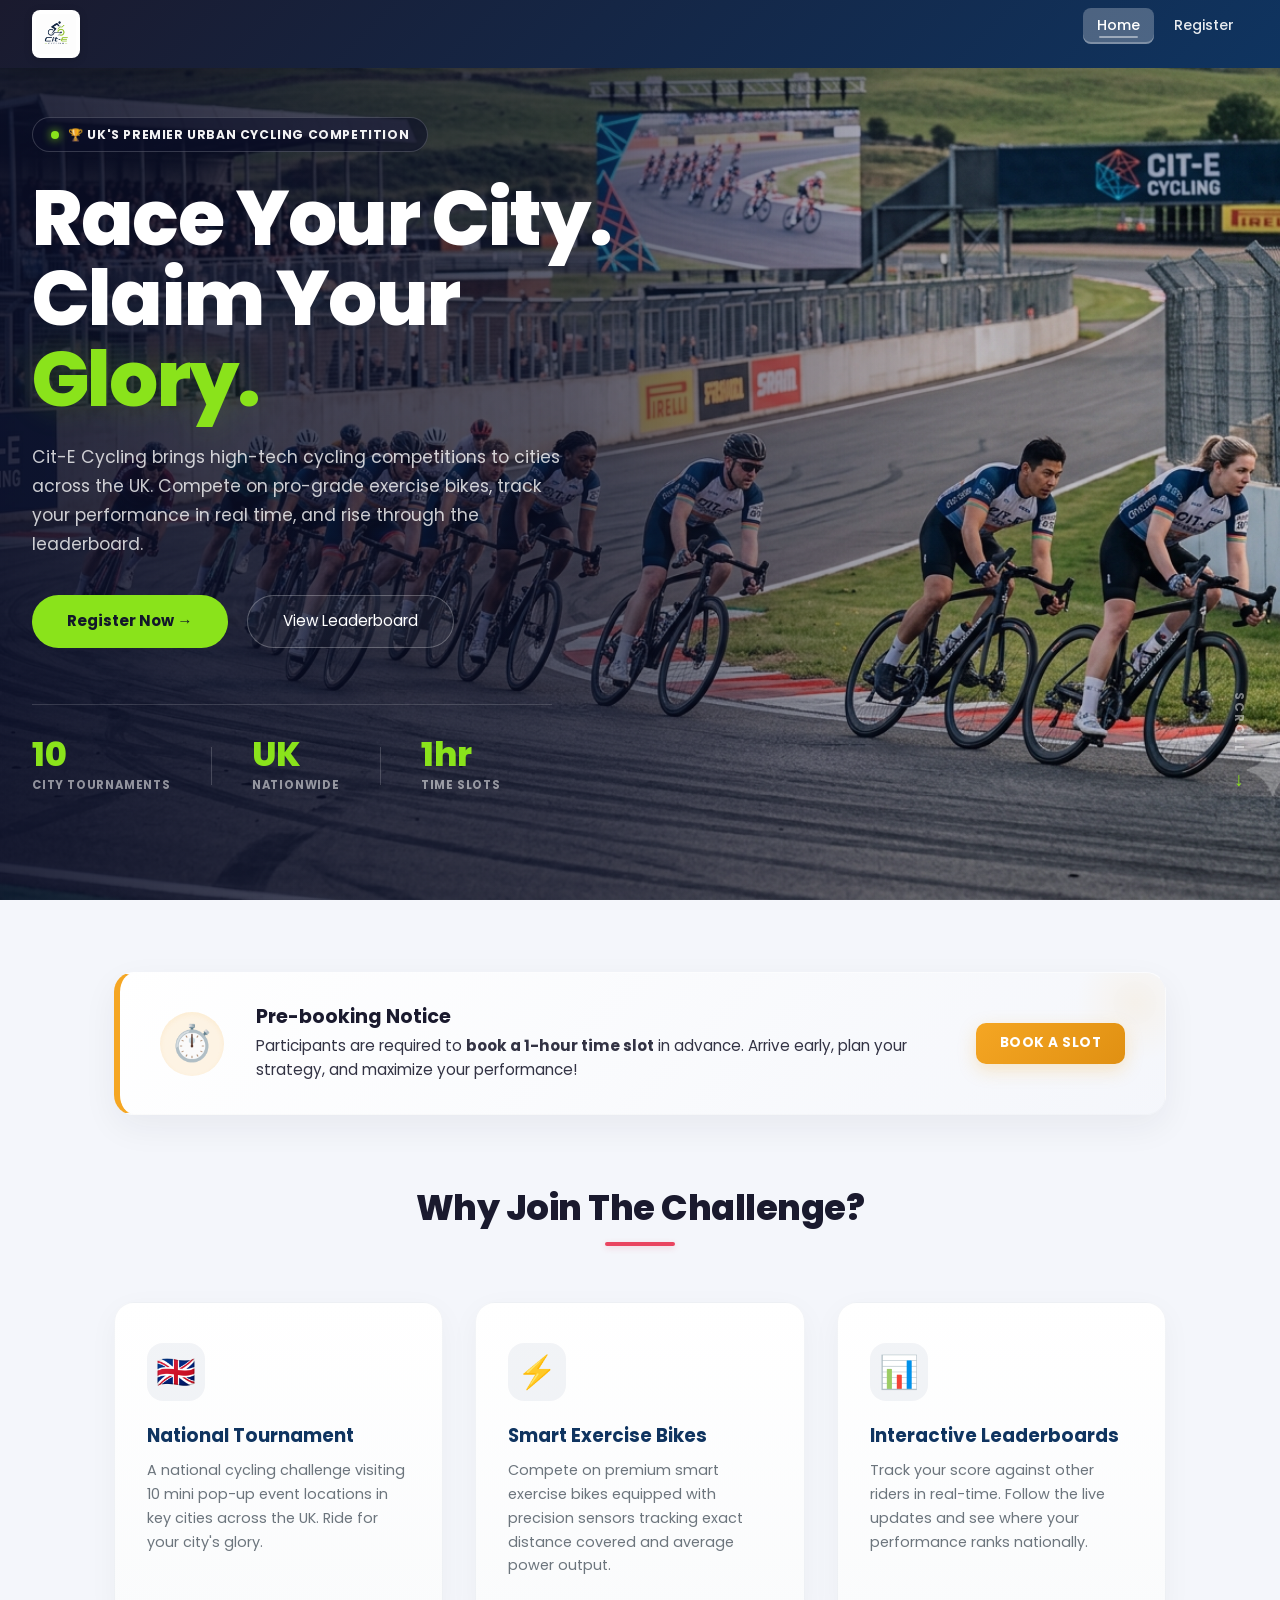
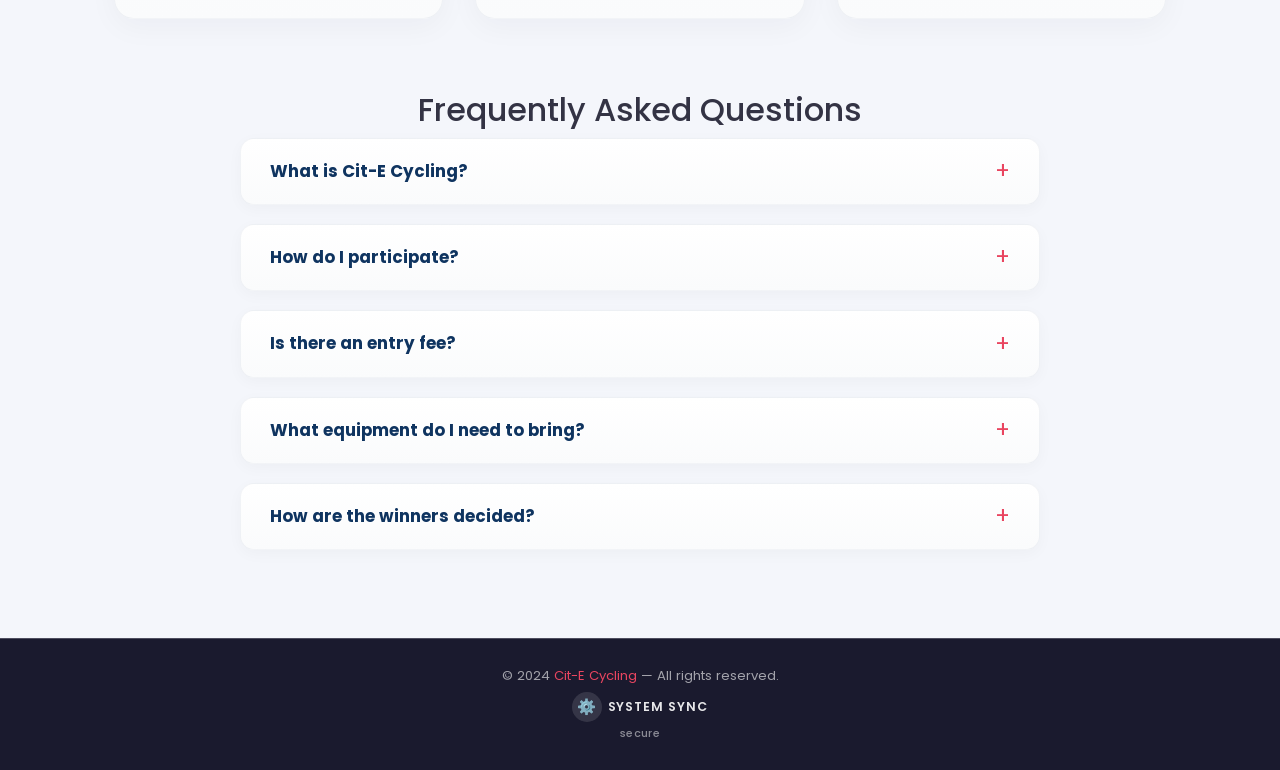
<file: index.html>
<!DOCTYPE html>
<html lang="en">

<head>
    <meta charset="UTF-8">
    <meta name="viewport" content="width=device-width, initial-scale=1.0">
    <meta http-equiv="X-UA-Compatible" content="ie=edge">
    <meta name="description"
        content="Welcome to Cit-E Cycling, the UK's premier urban cycling competition. Track your stats, compete in 10 mini pop-up tournaments, and represent your city.">
    <title>Cit-E Cycling | Home</title>
    <!-- Bootstrap CSS -->
    <link href="https://cdn.jsdelivr.net/npm/bootstrap@5.3.0/dist/css/bootstrap.min.css" rel="stylesheet">
    <link rel="stylesheet" href="style.css">
</head>

<body>

    <!-- NAVBAR -->
    <nav class="navbar">
        <a href="index.html" class="navbar-brand">
            <img src="img/logo.png" alt="Cit-E Cycling Logo" class="navbar-logo-img">
        </a>
        <button class="nav-toggle" id="navToggle" aria-label="Toggle menu" aria-expanded="false">
            <span></span><span></span><span></span>
        </button>
        <ul class="nav-links" id="navLinks">
            <li><a href="index.html" class="active">Home</a></li>
            <li><a href="register_form.html">Register</a></li>
        </ul>
    </nav>

    <section class="home-hero-fullscreen">
        <div class="home-hero-overlay"></div>

        <!-- Hero Main Content -->
        <div class="home-hero-fullscreen-container">
            <div class="home-hero-fullscreen-content">
                <div class="home-badge-pill">
                    <span class="dot-indicator"></span>
                    <span class="badge-text">🏆 UK'S PREMIER URBAN CYCLING COMPETITION</span>
                </div>

                <h1 class="home-hero-fullscreen-title">
                    Race Your City.<br>
                    Claim Your<br>
                    <span class="text-lime">Glory.</span>
                </h1>

                <p class="home-hero-fullscreen-lead">
                    Cit-E Cycling brings high-tech cycling competitions to cities across the UK. Compete on pro-grade
                    exercise bikes, track your performance in real time, and rise through the leaderboard.
                </p>

                <div class="home-hero-fullscreen-actions">
                    <a href="register_form.html" class="btn-lime">Register Now &rarr;</a>
                    <a href="leaderboard.html" class="btn-translucent">View Leaderboard</a>
                </div>

                <!-- Stats Row -->
                <div class="home-hero-stats-row">
                    <div class="stat-item">
                        <span class="stat-number">10</span>
                        <span class="stat-label">City Tournaments</span>
                    </div>
                    <div class="stat-divider"></div>
                    <div class="stat-item">
                        <span class="stat-number">UK</span>
                        <span class="stat-label">Nationwide</span>
                    </div>
                    <div class="stat-divider"></div>
                    <div class="stat-item">
                        <span class="stat-number">1hr</span>
                        <span class="stat-label">Time Slots</span>
                    </div>
                </div>
            </div>

            <!-- Scroll Indicator -->
            <div class="home-scroll-indicator">
                <span class="scroll-text">SCROLL</span>
                <span class="scroll-arrow">↓</span>
            </div>
        </div>
    </section>

    <!-- MAIN CONTAINER -->
    <main class="home-main-container">

        <!-- Pre-booking Notice -->
        <div class="home-notice-banner">
            <div class="notice-icon-box">⏱️</div>
            <div class="notice-content">
                <h3>Pre-booking Notice</h3>
                <p>Participants are required to <strong>book a 1-hour time slot</strong> in advance. Arrive early, plan
                    your strategy, and maximize your performance!</p>
            </div>
            <div class="notice-action-box">
                <a href="register_form.html" class="btn btn-warning btn-sm">Book A Slot</a>
            </div>
        </div>

        <!-- Features Grid -->
        <section class="home-features-section">
            <div class="section-header text-center">
                <h2 class="home-section-title">Why Join The Challenge?</h2>
                <div class="title-underline"></div>
            </div>
            <div class="home-features-grid">
                <div class="home-feature-card">
                    <div class="feature-icon">🇬🇧</div>
                    <h4>National Tournament</h4>
                    <p>A national cycling challenge visiting 10 mini pop-up event locations in key cities across the UK.
                        Ride for your city's glory.</p>
                </div>
                <div class="home-feature-card">
                    <div class="feature-icon">⚡</div>
                    <h4>Smart Exercise Bikes</h4>
                    <p>Compete on premium smart exercise bikes equipped with precision sensors tracking exact distance
                        covered and average power output.</p>
                </div>
                <div class="home-feature-card">
                    <div class="feature-icon">📊</div>
                    <h4>Interactive Leaderboards</h4>
                    <p>Track your score against other riders in real-time. Follow the live updates and see where your
                        performance ranks nationally.</p>
                </div>
            </div>
        </section>

        <!-- FAQ Section -->
        <section class="home-faq-section">
            <div class="section-header text-center">
                <h2 class="home-section-title">Frequently Asked Questions</h2>
                <div class="title-underline"></div>
            </div>
            <div class="home-faq-accordion">
                <details class="faq-item">
                    <summary class="faq-question">What is Cit-E Cycling?</summary>
                    <div class="faq-answer">
                        <p>Cit-E Cycling is a premier national cycling competition spanning ten mini pop-up tournaments across major UK cities. Participants ride on high-tech smart exercise bikes equipped with precision sensors that track distance and average power output in real-time.</p>
                    </div>
                </details>
                <details class="faq-item">
                    <summary class="faq-question">How do I participate?</summary>
                    <div class="faq-answer">
                        <p>Simply navigate to our <a href="register_form.html">Registration Page</a>, select your local city tournament, fill in your details, and book your preferred 1-hour time slot. Booking in advance is highly recommended to secure your place.</p>
                    </div>
                </details>
                <details class="faq-item">
                    <summary class="faq-question">Is there an entry fee?</summary>
                    <div class="faq-answer">
                        <p>No, participation in the Cit-E Cycling challenge is completely free! However, bike availability is limited, so pre-booking a specific time slot is mandatory for all competitors.</p>
                    </div>
                </details>
                <details class="faq-item">
                    <summary class="faq-question">What equipment do I need to bring?</summary>
                    <div class="faq-answer">
                        <p>No special equipment is required! We provide the pro-grade smart exercise bikes and all necessary tracking software. We simply recommend wearing comfortable sports clothing and athletic footwear for your ride.</p>
                    </div>
                </details>
                <details class="faq-item">
                    <summary class="faq-question">How are the winners decided?</summary>
                    <div class="faq-answer">
                        <p>A live leaderboard tracks average power output and total distance covered by every participant. Riders are ranked by city, age category, and best performance. The highest scorers at the end of the city event receive tournament trophies and city glory!</p>
                    </div>
                </details>
            </div>
        </section>

    </main>

    <!-- FOOTER -->
    <footer>
        <div class="footer-content">
            <p>&copy; 2024 <span>Cit-E Cycling</span> &mdash; All rights reserved.</p>
            <div class="footer-secret-admin">
                <span class="footer-sync-badge"><span class="footer-sync-icon">⚙️</span> system sync</span>
                <a href="admin_login.html" class="footer-secret-link">secure</a>
            </div>
        </div>
    </footer>

    <!-- Bootstrap JS -->
    <script src="https://cdn.jsdelivr.net/npm/bootstrap@5.3.0/dist/js/bootstrap.bundle.min.js"></script>
    <script src="interactions.js"></script>

</body>

</html>
</file>
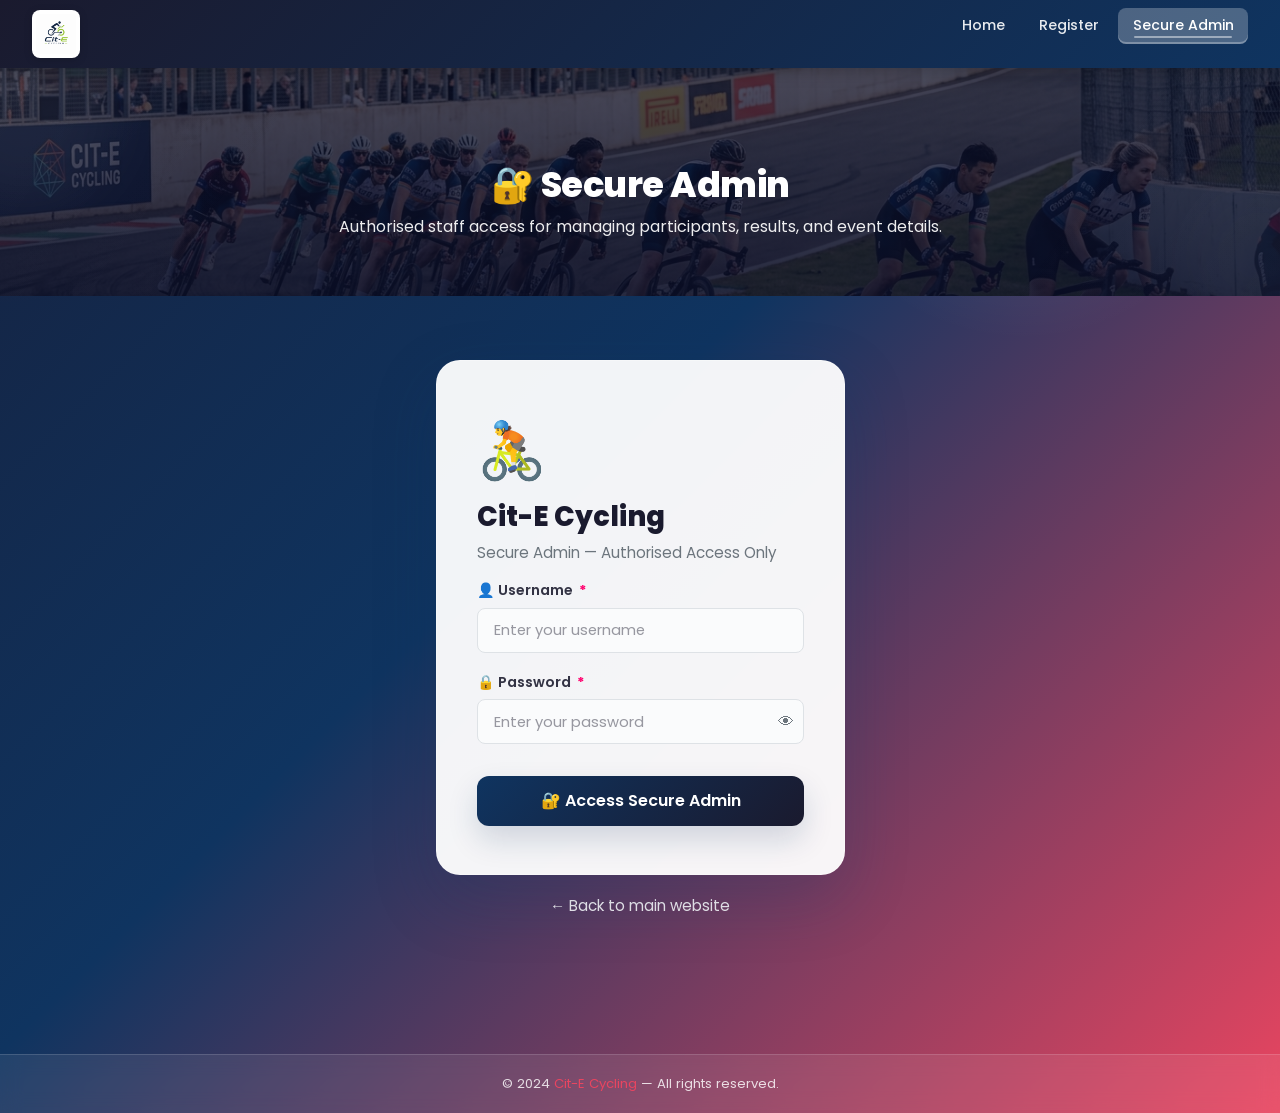
<file: admin_login.html>
<!DOCTYPE html>
<html lang="en">
<head>
    <meta charset="UTF-8">
    <meta name="viewport" content="width=device-width, initial-scale=1.0">
    <meta http-equiv="X-UA-Compatible" content="ie=edge">
    <title>Secure Admin | Cit-E Cycling</title>
    <link href="https://cdn.jsdelivr.net/npm/bootstrap@5.3.0/dist/css/bootstrap.min.css" rel="stylesheet">
    <link rel="stylesheet" href="style.css">
    <style>
        body { min-height: 100vh; display: flex; flex-direction: column; }
        .login-hint {
            background: rgba(233, 69, 96, 0.1);
            border: 1px solid rgba(233, 69, 96, 0.2);
            padding: 0.75rem;
            border-radius: 8px;
            font-size: 0.85rem;
            color: var(--text);
            margin-top: 1rem;
            line-height: 1.5;
        }
    </style>
</head>
<body class="login-page">

    <nav class="navbar">
        <a href="index.html" class="navbar-brand">
            <img src="img/logo.png" alt="Cit-E Cycling Logo" class="navbar-logo-img">
        </a>
        <button class="nav-toggle" id="navToggle" aria-label="Toggle menu" aria-expanded="false">
            <span></span><span></span><span></span>
        </button>
        <ul class="nav-links" id="navLinks">
            <li><a href="index.html">Home</a></li>
            <li><a href="register_form.html">Register</a></li>
            <li><a href="admin_login.html" class="active">Secure Admin</a></li>
        </ul>
    </nav>

    <div class="page-header login-hero">
        <div class="page-header-shape page-header-shape-1"></div>
        <div class="page-header-shape page-header-shape-2"></div>
        <h1>🔐 Secure Admin</h1>
        <p>Authorised staff access for managing participants, results, and event details.</p>
    </div>

    <main class="main-container" style="max-width: 940px;">
        <div class="login-wrap">
            <div>
                <div class="login-box">
                    <div class="login-logo">
                        <span class="bike">🚴</span>
                        <h1>Cit-E Cycling</h1>
                        <p>Secure Admin — Authorised Access Only</p>
                    </div>

                <form id="loginForm" action="login.php" method="POST" autocomplete="off" novalidate>

                    <div class="form-group">
                        <label for="username">👤 Username <span class="required-star">*</span></label>
                        <input type="text"
                               id="username"
                               name="username"
                               class="form-control"
                               placeholder="Enter your username"
                               autocomplete="off"
                               maxlength="50"
                               required>
                        <div class="invalid-feedback">Username is required.</div>
                    </div>

                    <div class="form-group">
                        <label for="password">🔒 Password <span class="required-star">*</span></label>
                        <div class="password-wrap">
                            <input type="password"
                                   id="password"
                                   name="password"
                                   class="form-control"
                                   placeholder="Enter your password"
                                   autocomplete="off"
                                   maxlength="100"
                                   required>
                            <button type="button" class="toggle-pw" onclick="togglePassword()" title="Show/hide password">👁</button>
                        </div>
                        <div class="invalid-feedback">Password is required.</div>
                    </div>

                    <button type="submit" class="btn btn-primary" style="width: 100%; justify-content: center; padding: 0.8rem;">
                        🔐 Access Secure Admin
                    </button>

                </form>
            </div>

            <div class="back-link">
                <a href="index.html">← Back to main website</a>
            </div>
        </div>
    </main>

    <footer>
        &copy; 2024 <span>Cit-E Cycling</span> &mdash; All rights reserved.
    </footer>

    <!-- Bootstrap JS -->
    <script src="https://cdn.jsdelivr.net/npm/bootstrap@5.3.0/dist/js/bootstrap.bundle.min.js"></script>
    <script src="interactions.js"></script>
    
    <script>
    function togglePassword() {
        const pw = document.getElementById('password');
        pw.type = pw.type === 'password' ? 'text' : 'password';
    }

    // ── Helper: validate a login field and toggle is-valid / is-invalid ──
    function validateLoginField(id) {
        const el = document.getElementById(id);
        const val = el.value.trim();
        let ok = val.length > 0;
        el.classList.toggle('is-invalid', !ok);
        el.classList.toggle('is-valid', ok);
        return ok;
    }

    // ── Real-time: validate on every keystroke and on blur ──
    ['username', 'password'].forEach(function(id) {
        const el = document.getElementById(id);
        el.addEventListener('input', function() { validateLoginField(id); });
        el.addEventListener('blur',  function() { validateLoginField(id); });
    });

    // ── Submit handler ──
    document.getElementById('loginForm').addEventListener('submit', function(e) {
        const uOk = validateLoginField('username');
        const pOk = validateLoginField('password');
        if (!uOk || !pOk) {
            e.preventDefault();
        }
    });

    // Clear credentials when the page loads to prevent stored login values after logout
    window.addEventListener('load', function() {
        document.getElementById('username').value = '';
        document.getElementById('password').value = '';
    });
    </script>

</body>
</html>
</file>
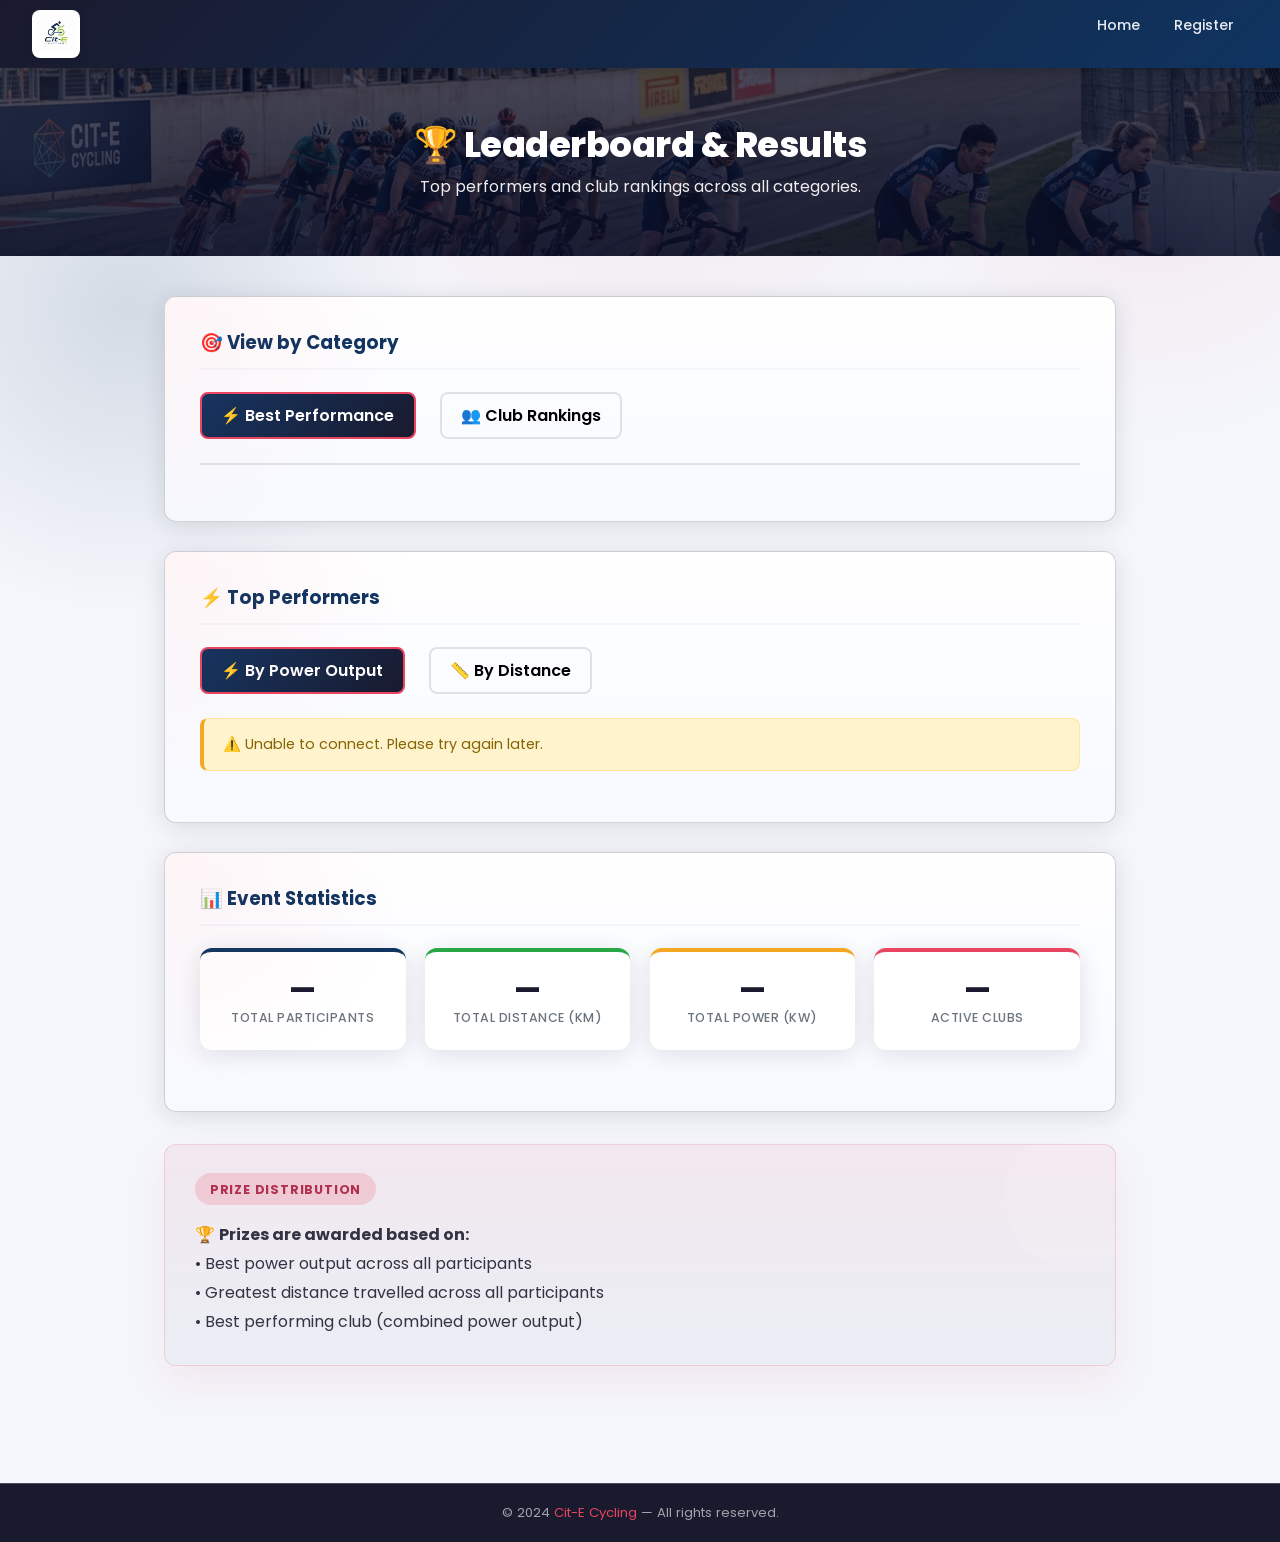
<file: leaderboard.html>
<!DOCTYPE html>
<html lang="en">
<head>
    <meta charset="UTF-8">
    <meta name="viewport" content="width=device-width, initial-scale=1.0">
    <meta http-equiv="X-UA-Compatible" content="ie=edge">
    <title>Leaderboard &amp; Results | Cit-E Cycling</title>
    <link href="https://cdn.jsdelivr.net/npm/bootstrap@5.3.0/dist/css/bootstrap.min.css" rel="stylesheet">
    <link rel="stylesheet" href="style.css">
    <style>
        .trophy-badge {
            display: inline-flex;
            align-items: center;
            justify-content: center;
            width: 36px;
            height: 36px;
            border-radius: 50%;
            font-weight: 700;
            font-size: 1.1rem;
            margin-right: 0.5rem;
        }
        .trophy-1st { background: linear-gradient(135deg, #FFD700, #FFA500); color: white; }
        .trophy-2nd { background: linear-gradient(135deg, #C0C0C0, #808080); color: white; }
        .trophy-3rd { background: linear-gradient(135deg, #CD7F32, #8B4513); color: white; }
        .leaderboard-row {
            display: flex;
            align-items: center;
            padding: 1rem;
            border-bottom: 1px solid rgba(0,0,0,0.1);
            transition: background 0.2s;
        }
        .leaderboard-row:hover { background: rgba(233,69,96,0.05); }
        .leaderboard-rank { width: 50px; text-align: center; font-weight: 700; color: var(--accent); }
        .leaderboard-info { flex: 1; }
        .leaderboard-name { font-weight: 600; color: var(--text); margin: 0; }
        .leaderboard-detail { font-size: 0.85rem; color: var(--muted); margin: 0; }
        .leaderboard-stats { display: flex; gap: 1.5rem; text-align: center; min-width: 250px; }
        .stat-item { flex: 1; }
        .stat-value { font-weight: 700; color: var(--accent2); font-size: 1.1rem; }
        .stat-label { font-size: 0.75rem; color: var(--muted); text-transform: uppercase; }
        .tab-button {
            padding: 0.6rem 1.2rem;
            border: 2px solid var(--border);
            background: transparent;
            border-radius: 8px;
            cursor: pointer;
            font-weight: 600;
            transition: all 0.2s;
            margin-right: 0.5rem;
            margin-bottom: 0.5rem;
        }
        .tab-button.active {
            background: linear-gradient(135deg, var(--accent2), var(--primary));
            color: white;
            border-color: var(--accent);
        }
        .filter-section {
            display: flex;
            gap: 1rem;
            flex-wrap: wrap;
            margin-bottom: 1.5rem;
            padding-bottom: 1rem;
            border-bottom: 2px solid var(--border);
        }
    </style>
</head>
<body>

    <!-- NAVBAR -->
    <nav class="navbar">
        <a href="index.html" class="navbar-brand">
            <img src="img/logo.png" alt="Cit-E Cycling Logo" class="navbar-logo-img">
        </a>
        <button class="nav-toggle" id="navToggle" aria-label="Toggle menu" aria-expanded="false">
            <span></span><span></span><span></span>
        </button>
        <ul class="nav-links" id="navLinks">
            <li><a href="index.html">Home</a></li>
            <li><a href="register_form.html">Register</a></li>
        </ul>
    </nav>

    <!-- PAGE HEADER -->
    <div class="page-header">
        <div class="page-header-shape page-header-shape-1"></div>
        <div class="page-header-shape page-header-shape-2"></div>
        <h1>🏆 Leaderboard &amp; Results</h1>
        <p>Top performers and club rankings across all categories.</p>
    </div>

    <!-- MAIN -->
    <main class="main-container" style="max-width:1000px;">

        <!-- TABS -->
        <div class="card">
            <div class="card-title">🎯 View by Category</div>
            <div class="filter-section">
                <button class="tab-button active" onclick="switchView('performance', this)">⚡ Best Performance</button>
                <button class="tab-button" onclick="switchView('groups', this)">👥 Club Rankings</button>
            </div>
        </div>

        <!-- PERFORMANCE LEADERBOARD -->
        <div id="performanceView" class="card" style="display:block;">
            <div class="card-title">⚡ Top Performers</div>
            <div class="filter-section" style="border:none; padding:0; margin-bottom:1rem;">
                <button class="tab-button active" id="powerBtn" onclick="switchPerformance('power')">⚡ By Power Output</button>
                <button class="tab-button" id="distBtn" onclick="switchPerformance('distance')">📏 By Distance</button>
            </div>
            <div id="performanceContent">
                <div class="alert alert-info">📊 Loading performance data...</div>
            </div>
        </div>

        <!-- CLUB RANKINGS -->
        <div id="groupsView" class="card" style="display:none;">
            <div class="card-title">👥 Club Rankings</div>
            <div id="groupsContent">
                <div class="alert alert-info">📊 Loading club rankings...</div>
            </div>
        </div>

        <!-- STATISTICS -->
        <div class="card">
            <div class="card-title">📊 Event Statistics</div>
            <div class="stats-grid">
                <div class="stat-card blue">
                    <div class="stat-value" id="totalParticipants">—</div>
                    <div class="stat-label">Total Participants</div>
                </div>
                <div class="stat-card green">
                    <div class="stat-value" id="totalDistance">—</div>
                    <div class="stat-label">Total Distance (km)</div>
                </div>
                <div class="stat-card gold">
                    <div class="stat-value" id="totalPower">—</div>
                    <div class="stat-label">Total Power (kW)</div>
                </div>
                <div class="stat-card">
                    <div class="stat-value" id="activeGroups">—</div>
                    <div class="stat-label">Active Clubs</div>
                </div>
            </div>
        </div>

        <!-- INFO PANEL -->
        <div class="quote-panel" style="margin-top:2rem;">
            <div class="quote-badge">Prize Distribution</div>
            <p style="margin:0; line-height:1.8;">
                🏆 <strong>Prizes are awarded based on:</strong><br>
                • Best power output across all participants<br>
                • Greatest distance travelled across all participants<br>
                • Best performing club (combined power output)
            </p>
        </div>

    </main>

    <!-- FOOTER -->
    <footer>
        &copy; 2024 <span>Cit-E Cycling</span> &mdash; All rights reserved.
    </footer>

    <script src="https://cdn.jsdelivr.net/npm/bootstrap@5.3.0/dist/js/bootstrap.bundle.min.js"></script>
    <script src="interactions.js"></script>
    <script>
        var currentView        = 'performance';
        var currentPerformance = 'power';
        var cachedData         = null;

        document.addEventListener('DOMContentLoaded', function() {
            loadLeaderboardData();
        });

        function switchView(view, btn) {
            currentView = view;
            document.getElementById('performanceView').style.display = view === 'performance' ? 'block' : 'none';
            document.getElementById('groupsView').style.display      = view === 'groups'      ? 'block' : 'none';
            document.querySelectorAll('.filter-section:first-of-type .tab-button').forEach(function(b) {
                b.classList.remove('active');
            });
            if (btn) btn.classList.add('active');
        }

        function switchPerformance(type) {
            currentPerformance = type;
            document.getElementById('powerBtn').classList.toggle('active', type === 'power');
            document.getElementById('distBtn').classList.toggle('active',  type === 'distance');
            if (cachedData) renderPerformance(cachedData.performance);
        }

        function loadLeaderboardData() {
            fetch('get_leaderboard_data.php')
                .then(function(r) { return r.json(); })
                .then(function(data) {
                    if (!data.success) {
                        showError('Unable to load leaderboard data.');
                        return;
                    }
                    cachedData = data;
                    renderPerformance(data.performance);
                    renderGroups(data.groups);
                    updateStatistics(data.statistics);
                })
                .catch(function() {
                    showError('Unable to connect. Please try again later.');
                });
        }

        function renderPerformance(perfData) {
            var container = document.getElementById('performanceContent');
            var list = currentPerformance === 'power' ? perfData.power_output : perfData.distance;

            if (!list || list.length === 0) {
                container.innerHTML = '<div class="alert alert-info">No performance data recorded yet. Scores will appear here once participants have competed.</div>';
                return;
            }

            var medals = ['🥇','🥈','🥉'];
            var html = '';
            list.slice(0, 10).forEach(function(item, idx) {
                html += '<div class="leaderboard-row">' +
                    '<div class="leaderboard-rank">' + (medals[idx] || '#' + (idx + 1)) + '</div>' +
                    '<div class="leaderboard-info">' +
                        '<p class="leaderboard-name">' + escapeHtml(item.name) + '</p>' +
                    '</div>' +
                    '<div class="leaderboard-stats">' +
                        '<div class="stat-item">' +
                            '<div class="stat-value">' + (currentPerformance === 'power' ? item.power_output.toFixed(0) + 'W' : item.distance.toFixed(1) + 'km') + '</div>' +
                            '<div class="stat-label">' + (currentPerformance === 'power' ? 'Power Output' : 'Distance') + '</div>' +
                        '</div>' +
                    '</div>' +
                '</div>';
            });
            container.innerHTML = html;
        }

        function renderGroups(groups) {
            var container = document.getElementById('groupsContent');
            if (!groups || groups.length === 0) {
                container.innerHTML = '<div class="alert alert-info">No club data available yet.</div>';
                return;
            }

            var medals = ['🥇','🥈','🥉'];
            var html = '';
            groups.slice(0, 10).forEach(function(g, idx) {
                html += '<div class="leaderboard-row">' +
                    '<div class="leaderboard-rank">' + (medals[idx] || '#' + (idx + 1)) + '</div>' +
                    '<div class="leaderboard-info">' +
                        '<p class="leaderboard-name">' + escapeHtml(g.club_name) + '</p>' +
                        '<p class="leaderboard-detail">Location: ' + escapeHtml(g.location) + ' &bull; Members: ' + g.member_count + '</p>' +
                    '</div>' +
                    '<div class="leaderboard-stats">' +
                        '<div class="stat-item">' +
                            '<div class="stat-value">' + g.total_power_output.toFixed(0) + 'W</div>' +
                            '<div class="stat-label">Total Power</div>' +
                        '</div>' +
                        '<div class="stat-item">' +
                            '<div class="stat-value">' + g.total_distance.toFixed(1) + 'km</div>' +
                            '<div class="stat-label">Total Distance</div>' +
                        '</div>' +
                    '</div>' +
                '</div>';
            });
            container.innerHTML = html;
        }

        function updateStatistics(stats) {
            document.getElementById('totalParticipants').textContent = stats.total_participants || 0;
            document.getElementById('totalDistance').textContent     = (stats.total_distance || 0).toFixed(0);
            document.getElementById('totalPower').textContent        = ((stats.total_power || 0) / 1000).toFixed(1);
            document.getElementById('activeGroups').textContent      = stats.active_groups || 0;
        }

        function showError(msg) {
            document.getElementById('performanceContent').innerHTML = '<div class="alert alert-warning">⚠️ ' + msg + '</div>';
            document.getElementById('groupsContent').innerHTML      = '<div class="alert alert-warning">⚠️ ' + msg + '</div>';
        }

        function escapeHtml(text) {
            if (!text) return '';
            return String(text).replace(/[&<>"']/g, function(m) {
                return {'&':'&amp;','<':'&lt;','>':'&gt;','"':'&quot;',"'":'&#039;'}[m];
            });
        }
    </script>

</body>
</html>
</file>
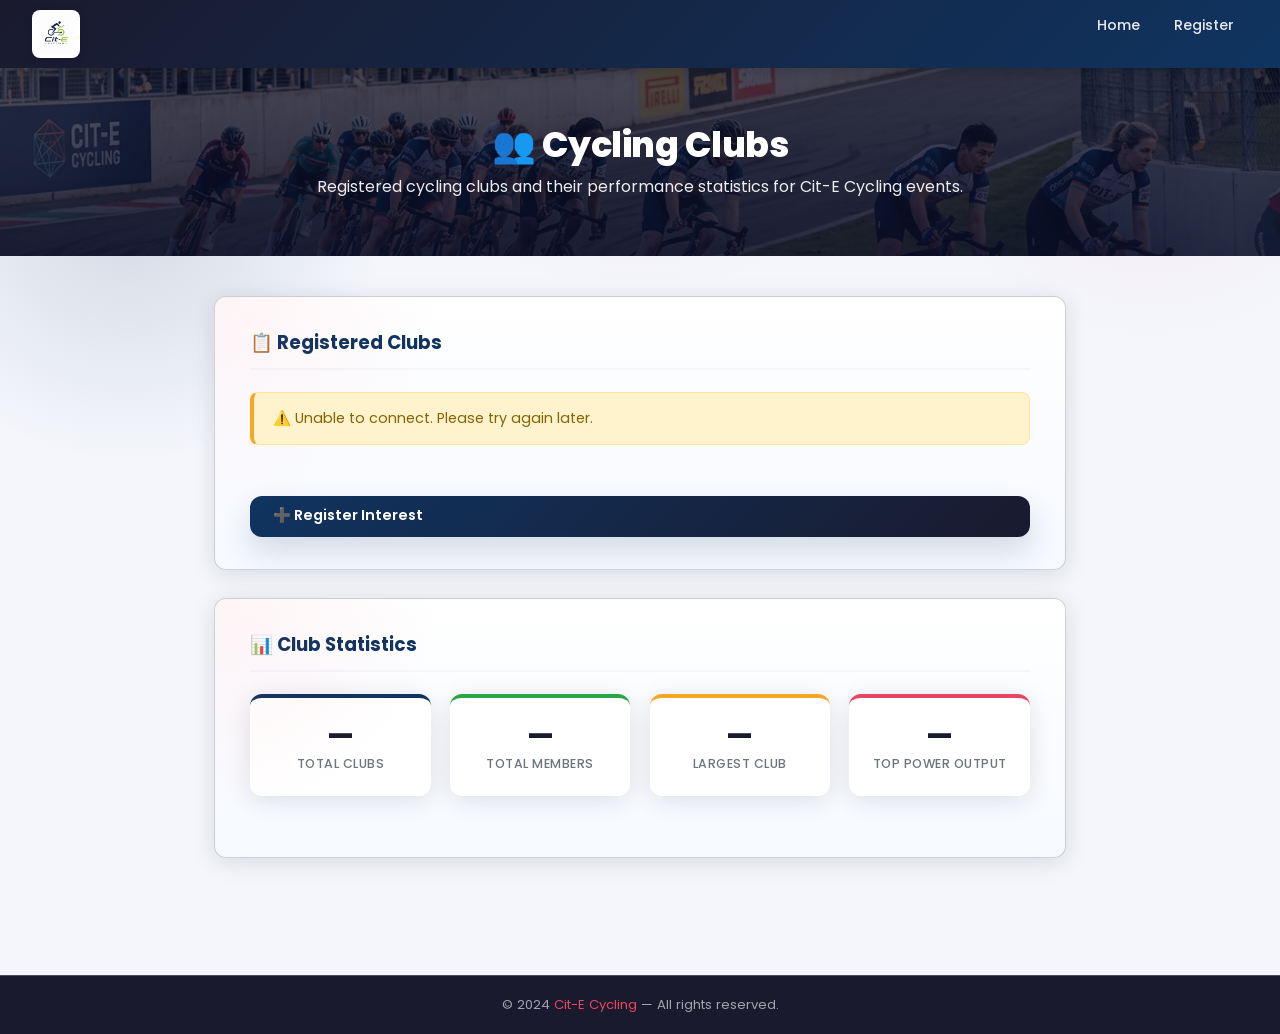
<file: manage_groups.html>
<!DOCTYPE html>
<html lang="en">
<head>
    <meta charset="UTF-8">
    <meta name="viewport" content="width=device-width, initial-scale=1.0">
    <meta http-equiv="X-UA-Compatible" content="ie=edge">
    <title>Cycling Clubs | Cit-E Cycling</title>
    <link href="https://cdn.jsdelivr.net/npm/bootstrap@5.3.0/dist/css/bootstrap.min.css" rel="stylesheet">
    <link rel="stylesheet" href="style.css">
    <style>
        .group-card {
            background: linear-gradient(135deg, rgba(233,69,96,0.08), rgba(15,52,96,0.08));
            border: 1px solid rgba(233,69,96,0.2);
            padding: 1.5rem;
            border-radius: 12px;
            margin-bottom: 1rem;
            transition: all 0.3s ease;
        }
        .group-card:hover {
            transform: translateY(-2px);
            box-shadow: 0 8px 24px rgba(233,69,96,0.15);
            border-color: rgba(233,69,96,0.4);
        }
        .group-stat {
            display: flex;
            gap: 1rem;
            margin-top: 1rem;
            padding-top: 1rem;
            border-top: 1px solid rgba(0,0,0,0.1);
        }
        .group-stat-item { flex: 1; text-align: center; }
        .group-stat-value { font-size: 1.5rem; font-weight: 700; color: var(--accent); }
        .group-stat-label { font-size: 0.75rem; color: var(--muted); text-transform: uppercase; margin-top: 0.25rem; }
    </style>
</head>
<body>

    <!-- NAVBAR -->
    <nav class="navbar">
        <a href="index.html" class="navbar-brand">
            <img src="img/logo.png" alt="Cit-E Cycling Logo" class="navbar-logo-img">
        </a>
        <button class="nav-toggle" id="navToggle" aria-label="Toggle menu" aria-expanded="false">
            <span></span><span></span><span></span>
        </button>
        <ul class="nav-links" id="navLinks">
            <li><a href="index.html">Home</a></li>
            <li><a href="register_form.html">Register</a></li>
        </ul>
    </nav>

    <!-- PAGE HEADER -->
    <div class="page-header">
        <div class="page-header-shape page-header-shape-1"></div>
        <div class="page-header-shape page-header-shape-2"></div>
        <h1>👥 Cycling Clubs</h1>
        <p>Registered cycling clubs and their performance statistics for Cit-E Cycling events.</p>
    </div>

    <!-- MAIN -->
    <main class="main-container" style="max-width:900px;">

        <div class="card">
            <div class="card-title">📋 Registered Clubs</div>

            <div id="groupsContainer" style="margin-bottom:2rem;">
                <div class="alert alert-info">📊 Loading clubs data...</div>
            </div>

            <a href="register_form.html" class="btn btn-primary">➕ Register Interest</a>
        </div>

        <!-- CLUB STATISTICS -->
        <div class="card">
            <div class="card-title">📊 Club Statistics</div>
            <div class="stats-grid">
                <div class="stat-card blue">
                    <div class="stat-value" id="totalGroups">—</div>
                    <div class="stat-label">Total Clubs</div>
                </div>
                <div class="stat-card green">
                    <div class="stat-value" id="totalMembers">—</div>
                    <div class="stat-label">Total Members</div>
                </div>
                <div class="stat-card gold">
                    <div class="stat-value" id="topGroup">—</div>
                    <div class="stat-label">Largest Club</div>
                </div>
                <div class="stat-card">
                    <div class="stat-value" id="topPerformer">—</div>
                    <div class="stat-label">Top Power Output</div>
                </div>
            </div>
        </div>

    </main>

    <!-- FOOTER -->
    <footer>
        &copy; 2024 <span>Cit-E Cycling</span> &mdash; All rights reserved.
    </footer>

    <script src="https://cdn.jsdelivr.net/npm/bootstrap@5.3.0/dist/js/bootstrap.bundle.min.js"></script>
    <script src="interactions.js"></script>
    <script>
        document.addEventListener('DOMContentLoaded', function() {
            loadGroups();
        });

        function loadGroups() {
            fetch('get_groups_data.php')
                .then(function(r) { return r.json(); })
                .then(function(data) {
                    if (!data.success) {
                        showError('Unable to load clubs data.');
                        return;
                    }
                    displayGroups(data.groups);
                    updateStatistics(data.statistics);
                })
                .catch(function() {
                    showError('Unable to connect. Please try again later.');
                });
        }

        function displayGroups(groups) {
            var container = document.getElementById('groupsContainer');

            if (!groups || groups.length === 0) {
                container.innerHTML = '<div class="alert alert-info">📭 No clubs registered yet. Register your interest to join one!</div>';
                return;
            }

            var html = '';
            groups.forEach(function(g) {
                html += '<div class="group-card">' +
                    '<div style="display:flex; justify-content:space-between; align-items:flex-start;">' +
                        '<div>' +
                            '<h5 style="color:var(--accent2); margin:0; font-weight:700;">' + escapeHtml(g.club_name) + '</h5>' +
                            '<p style="color:var(--muted); font-size:0.9rem; margin:0.3rem 0;">📍 ' + escapeHtml(g.location) + '</p>' +
                        '</div>' +
                        '<span style="background:rgba(233,69,96,0.1); padding:0.4rem 0.8rem; border-radius:20px; font-size:0.85rem; color:var(--accent);">✓ Active</span>' +
                    '</div>' +
                    '<div class="group-stat">' +
                        '<div class="group-stat-item">' +
                            '<div class="group-stat-value">' + g.member_count + '</div>' +
                            '<div class="group-stat-label">Members</div>' +
                        '</div>' +
                        '<div class="group-stat-item">' +
                            '<div class="group-stat-value">' + g.total_distance.toFixed(1) + 'km</div>' +
                            '<div class="group-stat-label">Total Distance</div>' +
                        '</div>' +
                        '<div class="group-stat-item">' +
                            '<div class="group-stat-value">' + g.total_power_output.toFixed(0) + 'W</div>' +
                            '<div class="group-stat-label">Total Power</div>' +
                        '</div>' +
                    '</div>' +
                '</div>';
            });
            container.innerHTML = html;
        }

        function updateStatistics(stats) {
            document.getElementById('totalGroups').textContent   = stats.total_groups  || 0;
            document.getElementById('totalMembers').textContent  = stats.total_members || 0;
            document.getElementById('topGroup').textContent      = stats.largest_group || '—';
            document.getElementById('topPerformer').textContent  = stats.top_performer || '—';
        }

        function showError(msg) {
            document.getElementById('groupsContainer').innerHTML = '<div class="alert alert-warning">⚠️ ' + msg + '</div>';
        }

        function escapeHtml(text) {
            if (!text) return '';
            return String(text).replace(/[&<>"']/g, function(m) {
                return {'&':'&amp;','<':'&lt;','>':'&gt;','"':'&quot;',"'":'&#039;'}[m];
            });
        }
    </script>

</body>
</html>
</file>
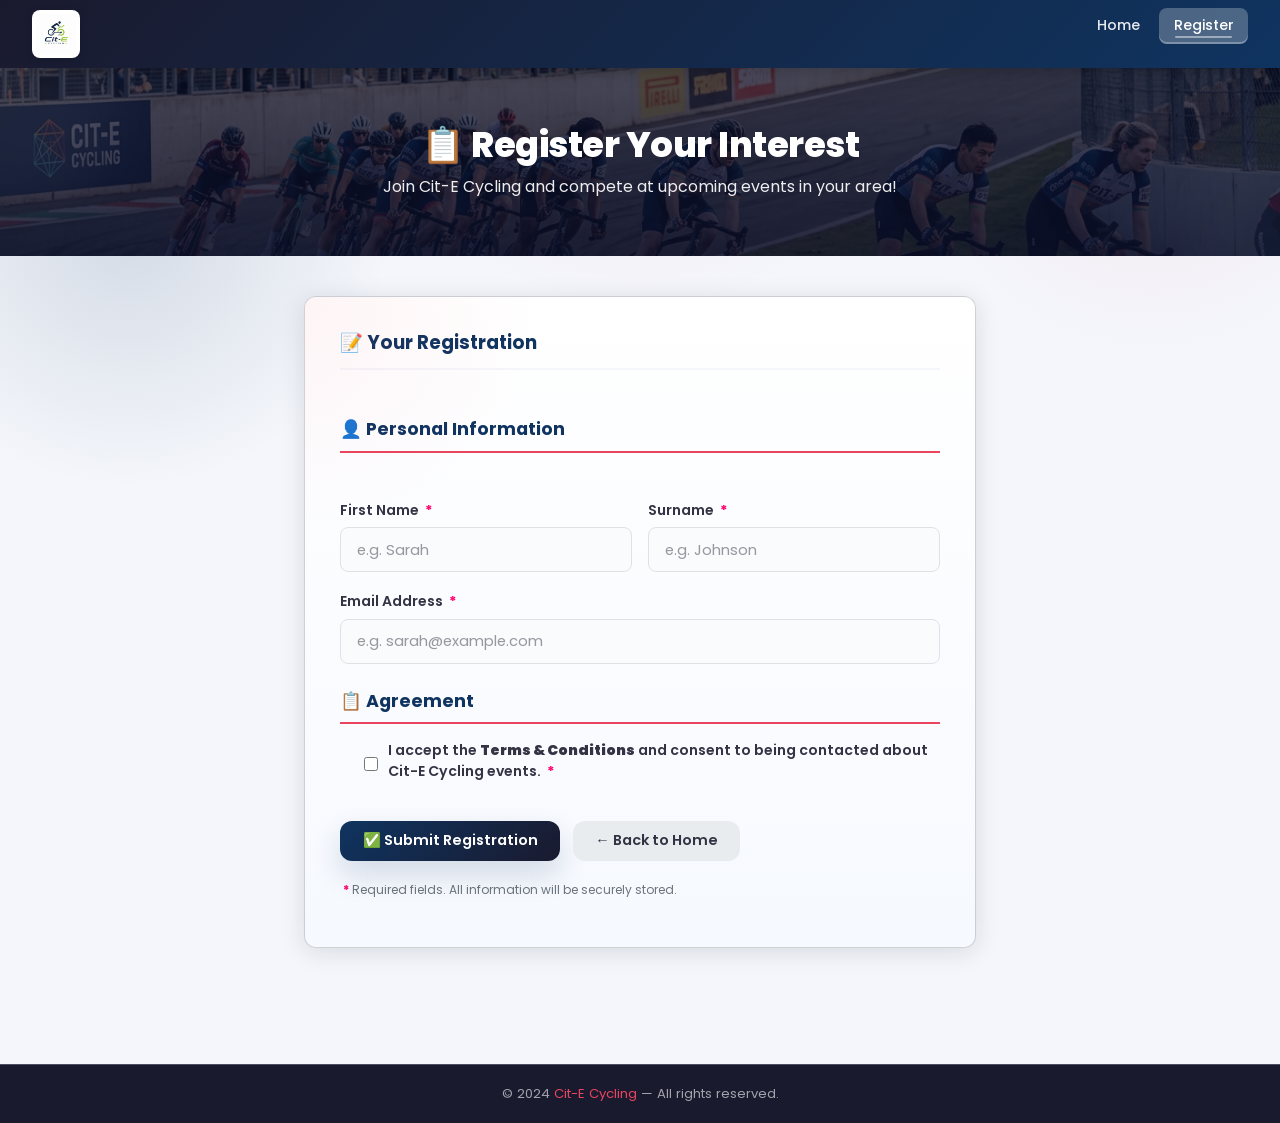
<file: register_form.html>
<!DOCTYPE html>
<html lang="en">
<head>
    <meta charset="UTF-8">
    <meta name="viewport" content="width=device-width, initial-scale=1.0">
    <meta http-equiv="X-UA-Compatible" content="ie=edge">
    <title>Register Your Interest | Cit-E Cycling</title>
    <link href="https://cdn.jsdelivr.net/npm/bootstrap@5.3.0/dist/css/bootstrap.min.css" rel="stylesheet">
    <link rel="stylesheet" href="style.css">
    <style>
        .required-star { color: var(--neon-pink); margin-left: 3px; font-weight: 700; }
        .form-section-title {
            font-size: 1.1rem;
            font-weight: 700;
            color: var(--accent2);
            margin: 1.5rem 0 1rem;
            padding-bottom: 0.5rem;
            border-bottom: 2px solid var(--accent);
        }
        .section-feedback {
            min-height: 1.3rem;
            font-size: 0.92rem;
            color: rgba(255,255,255,0.8);
            margin-top: 0.4rem;
            margin-bottom: 0.65rem;
            transition: color 0.2s ease, opacity 0.2s ease;
            opacity: 0.95;
        }
        .section-feedback.positive { color: #a3ffba; }
        .section-feedback.attention { color: #ffc17b; }
        .form-row-grid {
            display: grid;
            grid-template-columns: 1fr 1fr;
            gap: 1rem;
        }
        @media (max-width: 768px) {
            .form-row-grid { grid-template-columns: 1fr; }
        }
    </style>
</head>
<body>

    <!-- NAVBAR -->
    <nav class="navbar">
        <a href="index.html" class="navbar-brand">
            <img src="img/logo.png" alt="Cit-E Cycling Logo" class="navbar-logo-img">
        </a>
        <button class="nav-toggle" id="navToggle" aria-label="Toggle menu" aria-expanded="false">
            <span></span><span></span><span></span>
        </button>
        <ul class="nav-links" id="navLinks">
            <li><a href="index.html">Home</a></li>
            <li><a href="register_form.html" class="active">Register</a></li>
        </ul>
    </nav>

    <!-- PAGE HEADER -->
    <div class="page-header">
        <div class="page-header-shape page-header-shape-1"></div>
        <div class="page-header-shape page-header-shape-2"></div>
        <h1>📋 Register Your Interest</h1>
        <p>Join Cit-E Cycling and compete at upcoming events in your area!</p>
    </div>

    <!-- MAIN -->
    <main class="main-container" style="max-width:720px;">

        <div class="card">
            <div class="card-title">📝 Your Registration</div>

            <form id="registerForm" action="register.php" method="POST" novalidate>

                <!-- CSRF token -->
                <input type="hidden" name="csrf_token" id="csrf_token" value="">

                <!-- SECTION: PERSONAL INFORMATION -->
                <div class="form-section-title">👤 Personal Information</div>
                <div class="section-feedback" id="personalInfoFeedback"></div>

                <div class="form-row-grid">
                    <!-- Firstname -->
                    <div class="form-group">
                        <label for="firstname">First Name <span class="required-star">*</span></label>
                        <input type="text"
                               id="firstname"
                               name="firstname"
                               class="form-control"
                               placeholder="e.g. Sarah"
                               maxlength="50"
                               autocomplete="given-name"
                               required>
                        <div class="invalid-feedback">First name required (letters, hyphens &amp; apostrophes only, max 50 chars).</div>
                        <div class="valid-feedback">✓ Looks good!</div>
                    </div>

                    <!-- Surname -->
                    <div class="form-group">
                        <label for="surname">Surname <span class="required-star">*</span></label>
                        <input type="text"
                               id="surname"
                               name="surname"
                               class="form-control"
                               placeholder="e.g. Johnson"
                               maxlength="50"
                               autocomplete="family-name"
                               required>
                        <div class="invalid-feedback">Surname required (letters, hyphens &amp; apostrophes only, max 50 chars).</div>
                        <div class="valid-feedback">✓ Looks good!</div>
                    </div>
                </div>

                <!-- Email -->
                <div class="form-group">
                    <label for="email">Email Address <span class="required-star">*</span></label>
                    <input type="email"
                           id="email"
                           name="email"
                           class="form-control"
                           placeholder="e.g. sarah@example.com"
                           maxlength="100"
                           autocomplete="email"
                           required>
                    <div class="invalid-feedback">A valid email address is required (max 100 chars).</div>
                    <div class="valid-feedback">✓ Email is valid!</div>
                </div>

                <!-- SECTION: TERMS & AGREEMENTS -->
                <div class="form-section-title">📋 Agreement</div>

                <div class="form-group">
                    <div class="form-check">
                        <input type="checkbox" id="terms" name="terms" value="yes" required>
                        <label for="terms">
                            I accept the <strong>Terms &amp; Conditions</strong> and consent to being contacted about Cit-E Cycling events. <span class="required-star">*</span>
                        </label>
                    </div>
                    <div class="invalid-feedback" id="termsFeedback" style="display:none;">
                        You must accept the terms and conditions to register.
                    </div>
                </div>

                <!-- SUBMIT SECTION -->
                <div style="display:flex; gap:0.8rem; align-items:center; flex-wrap:wrap; margin-top:2rem;">
                    <button type="submit" class="btn btn-primary">
                        ✅ Submit Registration
                    </button>
                    <a href="index.html" class="btn btn-secondary">← Back to Home</a>
                </div>

                <p style="font-size:0.75rem; color:var(--muted); margin-top:1.2rem;">
                    <span class="required-star">*</span> Required fields. All information will be securely stored.
                </p>
            </form>
        </div>

    </main>

    <!-- FOOTER -->
    <footer>
        &copy; 2024 <span>Cit-E Cycling</span> &mdash; All rights reserved.
    </footer>

    <!-- Bootstrap JS -->
    <script src="https://cdn.jsdelivr.net/npm/bootstrap@5.3.0/dist/js/bootstrap.bundle.min.js"></script>
    <script src="interactions.js"></script>

    <script>
        // ── Generate a simple client-side CSRF token (backed by sessionStorage) ──
        (function() {
            let token = sessionStorage.getItem('csrf_token');
            if (!token) {
                token = Array.from(crypto.getRandomValues(new Uint8Array(16)))
                             .map(b => b.toString(16).padStart(2,'0')).join('');
                sessionStorage.setItem('csrf_token', token);
            }
            document.getElementById('csrf_token').value = token;
        })();

        const registerForm   = document.getElementById('registerForm');
        const sectionFeedback = document.getElementById('personalInfoFeedback');

        // ── Field validator ──
        function validateField(id, showFeedback) {
            const el = document.getElementById(id);
            if (!el) return true;
            const val = el.value.trim();
            let ok = true;

            if (id === 'firstname' || id === 'surname') {
                ok = val.length > 0 && /^[a-zA-Z\s'\-]{1,50}$/.test(val);
            } else if (id === 'email') {
                ok = val.length > 0 && /^[^\s@]+@[^\s@]+\.[^\s@]+$/.test(val) && val.length <= 100;
            }

            if (showFeedback) {
                el.classList.toggle('is-invalid', !ok);
                el.classList.toggle('is-valid',   ok);
            } else {
                el.classList.remove('is-invalid', 'is-valid');
            }
            updatePersonalFeedback();
            return ok;
        }

        // ── Section summary feedback ──
        function updatePersonalFeedback() {
            const fields = ['firstname', 'surname', 'email'];
            let invalid = 0, valid = 0;
            fields.forEach(id => {
                const el = document.getElementById(id);
                if (!el) return;
                if (el.classList.contains('is-invalid')) invalid++;
                if (el.classList.contains('is-valid'))   valid++;
            });
            if (invalid > 0) {
                sectionFeedback.textContent = invalid + ' field' + (invalid > 1 ? 's' : '') + ' need attention.';
                sectionFeedback.className = 'section-feedback attention';
            } else if (valid === fields.length) {
                sectionFeedback.textContent = 'All fields in this section look good.';
                sectionFeedback.className = 'section-feedback positive';
            } else {
                sectionFeedback.textContent = '';
                sectionFeedback.className = 'section-feedback';
            }
        }

        // ── Real-time validation on input and blur ──
        ['firstname', 'surname', 'email'].forEach(function(id) {
            var el = document.getElementById(id);
            if (!el) return;
            el.addEventListener('input', function() { validateField(id, true); });
            el.addEventListener('blur',  function() { validateField(id, true); });
        });

        // ── Terms checkbox ──
        document.getElementById('terms').addEventListener('change', function() {
            var fb = document.getElementById('termsFeedback');
            if (this.checked) {
                this.classList.remove('is-invalid');
                fb.style.display = 'none';
            } else {
                this.classList.add('is-invalid');
                fb.style.display = 'block';
            }
        });

        // ── Submit handler ──
        registerForm.addEventListener('submit', function(e) {
            var fnOk    = validateField('firstname', true);
            var snOk    = validateField('surname',   true);
            var emOk    = validateField('email',     true);
            var termsEl = document.getElementById('terms');
            var termsOk = termsEl.checked;

            if (!termsOk) {
                termsEl.classList.add('is-invalid');
                document.getElementById('termsFeedback').style.display = 'block';
            } else {
                termsEl.classList.remove('is-invalid');
                document.getElementById('termsFeedback').style.display = 'none';
            }

            if (!fnOk || !snOk || !emOk || !termsOk) {
                e.preventDefault();
            }
        });
    </script>

</body>
</html>
</file>
<file: style.css>
/* ============================================================
   Cit-E Cycling - Enhanced Custom Stylesheet
   Bootstrap Integration + Dark Admin Theme + Premium Effects
   ============================================================ */

@import url('https://fonts.googleapis.com/css2?family=Poppins:wght@300;400;500;600;700;800&display=swap');

:root {
  --primary:    #1a1a2e;
  --accent:     #e94560;
  --accent2:    #0f3460;
  --accent3:    #16213e;
  --gold:       #f5a623;
  --neon-pink:  #ff006e;
  --neon-cyan:  #00f5ff;
  --neon-green: #39ff14;
  --neon-purple: #b537f2;
  --dark-bg:    #0a0e27;
  --dark-card:  #1a1f3a;
  --light:      #f4f6fb;
  --white:      #ffffff;
  --text:       #333344;
  --text-light: #e0e0e0;
  --muted:      #6c757d;
  --success:    #28a745;
  --danger:     #dc3545;
  --warning:    #ffc107;
  --info:       #17a2b8;
  --border:     #dee2e6;
  --shadow:     0 4px 24px rgba(26,26,46,0.12);
  --shadow-lg:  0 12px 48px rgba(26,26,46,0.2);
  --shadow-dark: 0 8px 32px rgba(0,0,0,0.4);
  --radius:     12px;
  --radius-lg:  20px;
  --nav-height: 68px;
  --transition: all 0.3s cubic-bezier(0.4, 0, 0.2, 1);
}

*, *::before, *::after { box-sizing: border-box; margin: 0; padding: 0; }

body {
  font-family: 'Poppins', sans-serif;
  background: radial-gradient(circle at top, rgba(233,69,96,0.12), transparent 24%),
              radial-gradient(circle at 10% 20%, rgba(15,52,96,0.14), transparent 18%),
              radial-gradient(circle at 90% 10%, rgba(233,69,96,0.08), transparent 16%),
              var(--light);
  color: var(--text);
  min-height: 100vh;
  scroll-behavior: smooth;
}

body::-webkit-scrollbar {
  width: 10px;
}

body::-webkit-scrollbar-track {
  background: transparent;
}

body::-webkit-scrollbar-thumb {
  background: rgba(26,26,46,0.18);
  border-radius: 999px;
}

/* ---- NAVBAR ---- */
.navbar {
  background: linear-gradient(135deg, var(--primary) 0%, var(--accent2) 100%);
  height: var(--nav-height);
  display: flex;
  align-items: center;
  justify-content: space-between;
  padding: 0 2rem;
  box-shadow: 0 2px 16px rgba(0,0,0,0.25);
  position: sticky;
  top: 0;
  z-index: 1000;
}
.navbar-brand {
  display: flex;
  align-items: center;
  gap: 0.6rem;
  text-decoration: none;
}

.navbar-logo-img {
  height: 48px;
  width: auto;
  border-radius: 8px;
  background-color: #ffffff;
  padding: 4px;
  display: block;
  object-fit: contain;
  box-shadow: 0 2px 8px rgba(0, 0, 0, 0.15);
}

.navbar-brand .logo-icon {
  font-size: 1.8rem;
}

.navbar-brand .brand-text {
  color: var(--white);
  font-size: 1.3rem;
  font-weight: 700;
  letter-spacing: 0.5px;
}

.navbar-brand .brand-text span {
  color: var(--accent);
}

.nav-links {
  display: flex;
  align-items: center;
  gap: 0.3rem;
  list-style: none;
}

.nav-links a {
  color: rgba(255,255,255,0.9);
  text-decoration: none;
  font-size: 0.88rem;
  font-weight: 500;
  padding: 0.45rem 0.9rem;
  border-radius: 8px;
  transition: transform 0.2s ease, background 0.2s ease, color 0.2s ease;
  display: flex;
  align-items: center;
  gap: 0.4rem;
  position: relative;
  overflow: hidden;
  isolation: isolate;
}

.nav-links a::before {
  content: '';
  position: absolute;
  inset: 0;
  background: radial-gradient(70px circle at var(--mx, 50%) var(--my, 50%),
              rgba(255,255,255,0.30), transparent 70%);
  opacity: 0;
  transition: opacity 0.25s ease;
  pointer-events: none;
  z-index: -1;
}

.nav-links a:hover::before {
  opacity: 1;
}

.nav-links a::after {
  content: '';
  position: absolute;
  left: 16px;
  right: 16px;
  bottom: 6px;
  height: 2px;
  background: transparent;
  border-radius: 999px;
  transition: background 0.2s ease, transform 0.2s ease;
  transform: scaleX(0);
  transform-origin: center;
}

.nav-links a:hover,
.nav-links a.active {
  background: rgba(255,255,255,0.25);
  color: var(--white);
}

.nav-links a:hover::after,
.nav-links a.active::after {
  background: rgba(255,255,255,0.45);
  transform: scaleX(1);
}

.nav-links a.active {
  box-shadow: inset 0 -2px 0 rgba(255,255,255,0.28);
}

.nav-links .btn-logout {
  background: var(--accent);
  color: var(--white) !important;
  border-radius: 8px;
  padding: 0.45rem 1rem;
}

.nav-links .btn-logout:hover {
  background: #c73652;
}

/* ---- HERO / PAGE HEADER ---- */
.page-header {
  background: linear-gradient(rgba(10, 14, 39, 0.72), rgba(10, 14, 39, 0.88)), url('img/race.png') no-repeat center center / cover;
  color: var(--white);
  padding: 3.5rem 2rem 2.5rem;
  text-align: center;
  position: relative;
  overflow: hidden;
  animation: fadeInUp 0.9s ease both;
}

.login-page .page-header {
  padding-top: 6rem;
}

.login-page .login-wrap {
  padding: 1.5rem 0 3rem;
}
.page-header-shape {
  position: absolute;
  border-radius: 50%;
  filter: blur(28px);
  opacity: 0.32;
  animation: float 8s ease-in-out infinite;
}

.page-header-shape-1 {
  width: 190px;
  height: 190px;
  background: rgba(255,255,255,0.14);
  top: -50px;
  left: -70px;
}

.page-header-shape-2 {
  width: 160px;
  height: 160px;
  background: rgba(255,255,255,0.08);
  bottom: -40px;
  right: -60px;
  animation-delay: 2.1s;
}

.page-header::after {
  content: '';
  position: absolute;
  inset: 0;
  background-image: linear-gradient(125deg, rgba(255,255,255,0.06) 0%, transparent 24%, transparent 80%, rgba(255,255,255,0.06) 100%);
  pointer-events: none;
  opacity: 0.35;
}

.page-header h1 {
  font-size: 2.2rem;
  font-weight: 800;
  letter-spacing: -0.5px;
  margin-bottom: 0.4rem;
  text-shadow: 0 12px 30px rgba(0,0,0,0.12);
}

.page-header p {
  font-size: 1rem;
  opacity: 0.92;
  margin-top: 0.4rem;
  max-width: 720px;
  margin-left: auto;
  margin-right: auto;
  line-height: 1.7;
}

.login-page {
  min-height: 100vh;
  background: radial-gradient(circle at top left, rgba(233,69,96,0.18), transparent 18%),
              radial-gradient(circle at 80% 10%, rgba(255,255,255,0.12), transparent 16%),
              linear-gradient(135deg, #16213e 0%, #0f3460 44%, #e94560 100%);
}

.login-page .page-header {
  padding-top: 6rem;
}

.login-page .login-wrap {
  padding: 1.5rem 0 3rem;
}

.login-box {
  background: rgba(255,255,255,0.95);
  border-radius: 24px;
  box-shadow: 0 24px 64px rgba(15,52,96,0.22);
  padding: 3rem 2.5rem;
  width: 100%;
  max-width: 420px;
  border: 1px solid rgba(255,255,255,0.32);
}

.login-logo .bike {
  font-size: 3.5rem;
  display: inline-block;
  margin-bottom: 0.5rem;
  animation: float 5s ease-in-out infinite;
}

.login-logo h1 {
  font-size: 1.7rem;
  font-weight: 800;
  color: var(--primary);
}

.login-logo p {
  color: var(--muted);
  font-size: 0.95rem;
  margin-top: 0.2rem;
}

.login-box .btn-primary {
  width: 100%;
  justify-content: center;
  padding: 0.95rem;
  font-size: 1rem;
  margin-top: 0.8rem;
}

.back-link {
  text-align: center;
  margin-top: 1.2rem;
}

.back-link a {
  color: rgba(255,255,255,0.92);
  font-size: 0.95rem;
  text-decoration: none;
  transition: color 0.2s ease, transform 0.2s ease;
}

.back-link a:hover {
  color: var(--white);
  transform: translateX(-2px);
}

.login-page footer {
  background: rgba(255,255,255,0.08);
  color: rgba(255,255,255,0.82);
  border-top: 1px solid rgba(255,255,255,0.14);
}

.password-wrap {
  position: relative;
}

.password-wrap .toggle-pw {
  position: absolute;
  right: 10px;
  top: 50%;
  transform: translateY(-50%);
  background: none;
  border: none;
  cursor: pointer;
  font-size: 1rem;
  color: var(--muted);
}

/* ---- MAIN CONTAINER ---- */
.main-container {
  max-width: 1100px;
  margin: 2.5rem auto;
  padding: 0 1.5rem 3rem;
}

/* ---- CARD ---- */
.card {
  background: linear-gradient(180deg, rgba(255,255,255,0.98), rgba(246,249,255,0.98));
  border-radius: var(--radius);
  box-shadow: var(--shadow);
  padding: 2rem 2.2rem;
  margin-bottom: 1.8rem;
  animation: fadeInUp 0.9s ease both;
  position: relative;
  overflow: hidden;
  transition: transform 0.25s ease, box-shadow 0.25s ease;
  transform-style: preserve-3d;
  will-change: transform;
}

/* Subtle cursor-tracking sheen, layered above the gradient background.
   Position driven live by interactions.js via --mx/--my on mousemove. */
.card::after {
  content: '';
  position: absolute;
  inset: 0;
  background: radial-gradient(280px circle at var(--mx, 50%) var(--my, 50%),
              rgba(233,69,96,0.10), transparent 60%);
  opacity: 0;
  transition: opacity 0.3s ease;
  pointer-events: none;
}

.card:hover {
  box-shadow: 0 22px 50px rgba(26,26,46,0.18);
}

.card:hover::after {
  opacity: 1;
}

.intro-card {
  border-left: 5px solid var(--accent);
}

.quote-panel {
  background: linear-gradient(180deg, rgba(233,69,96,0.08), rgba(15,52,96,0.04));
  border: 1px solid rgba(233,69,96,0.18);
  border-radius: var(--radius);
  padding: 1.8rem 1.9rem;
  margin-bottom: 1.8rem;
  box-shadow: 0 18px 40px rgba(233,69,96,0.08);
  position: relative;
  overflow: hidden;
}

.quote-panel::before {
  content: '';
  position: absolute;
  top: -18px;
  right: -28px;
  width: 140px;
  height: 140px;
  background: rgba(255,255,255,0.08);
  border-radius: 50%;
}

.quote-badge {
  display: inline-flex;
  align-items: center;
  justify-content: center;
  padding: 0.4rem 0.9rem;
  border-radius: 999px;
  background: rgba(233,69,96,0.18);
  color: #b32f4f;
  font-size: 0.8rem;
  font-weight: 700;
  letter-spacing: 0.8px;
  text-transform: uppercase;
  margin-bottom: 1rem;
}

.quote-panel blockquote {
  font-size: 1.02rem;
  font-style: italic;
  line-height: 1.8;
  color: var(--primary);
  margin: 0;
  padding-left: 1.3rem;
  border-left: 4px solid rgba(233,69,96,0.95);
}

.quote-footer {
  margin-top: 1rem;
  color: var(--muted);
  font-size: 0.92rem;
}

.card::before {
  content: '';
  position: absolute;
  inset: 0;
  background: radial-gradient(circle at top left, rgba(233,69,96,0.06), transparent 25%);
  pointer-events: none;
}

.card-title {
  font-size: 1.15rem;
  font-weight: 700;
  color: var(--accent2);
  margin-bottom: 1.4rem;
  padding-bottom: 0.7rem;
  border-bottom: 2px solid var(--light);
  display: flex;
  align-items: center;
  gap: 0.5rem;
}

/* ---- FORMS ---- */
.form-group {
  margin-bottom: 1.2rem;
}

.form-group label {
  display: block;
  font-size: 0.88rem;
  font-weight: 600;
  color: var(--text);
  margin-bottom: 0.4rem;
}

.form-control {
  width: 100%;
  padding: 0.65rem 1rem;
  border: 1.5px solid var(--border);
  border-radius: 8px;
  font-family: 'Poppins', sans-serif;
  font-size: 0.92rem;
  color: var(--text);
  transition: border-color 0.2s, box-shadow 0.2s;
  background: #fafbfc;
}

.form-control:focus {
  outline: none;
  border-color: var(--accent2);
  box-shadow: 0 0 0 3px rgba(15,52,96,0.12);
  background: var(--white);
}

.form-control.disabled-field {
  background: #f0f0f5;
  color: var(--muted);
  cursor: not-allowed;
}

.form-control.is-invalid {
  border-color: var(--danger);
}

.invalid-feedback {
  color: var(--danger);
  font-size: 0.8rem;
  margin-top: 0.25rem;
  display: none;
}

.form-check {
  display: flex;
  align-items: center;
  gap: 0.6rem;
  margin-bottom: 1rem;
}

.form-check input[type="checkbox"] {
  width: 18px;
  height: 18px;
  cursor: pointer;
  accent-color: var(--accent2);
}

.form-check label {
  font-size: 0.9rem;
  cursor: pointer;
}

.participant-dialog {
  background: rgba(255,255,255,0.95);
  border: 1px solid rgba(15,52,96,0.14);
  border-radius: var(--radius);
  padding: 1.25rem 1.4rem;
  margin-bottom: 1.5rem;
  box-shadow: 0 12px 26px rgba(26,26,46,0.08);
}

.participant-dialog-title {
  font-size: 0.96rem;
  font-weight: 700;
  color: var(--accent2);
  margin-bottom: 1rem;
  text-transform: uppercase;
  letter-spacing: 0.7px;
}

.radio-grid {
  display: grid;
  gap: 0.9rem;
}

.radio-card {
  display: block;
  position: relative;
  padding: 1rem 1rem 1.1rem;
  border: 1px solid rgba(15,52,96,0.14);
  border-radius: 16px;
  background: rgba(246,249,255,0.98);
  cursor: pointer;
  transition: border-color 0.2s ease, box-shadow 0.2s ease, transform 0.2s ease;
}

.radio-card input {
  position: absolute;
  opacity: 0;
  pointer-events: none;
}

.radio-card strong {
  display: block;
  font-size: 0.95rem;
  margin-bottom: 0.35rem;
  color: var(--primary);
}

.radio-card span {
  color: var(--muted);
  font-size: 0.9rem;
}

.radio-card:hover,
.radio-card.active {
  border-color: var(--accent);
  box-shadow: 0 12px 30px rgba(233,69,96,0.12);
  transform: translateY(-1px);
}

.club-fields {
  margin-bottom: 1.4rem;
}

/* ---- BUTTONS ---- */
.btn {
  display: inline-flex;
  align-items: center;
  gap: 0.45rem;
  padding: 0.6rem 1.4rem;
  border: none;
  border-radius: 12px;
  font-family: 'Poppins', sans-serif;
  font-size: 0.9rem;
  font-weight: 600;
  cursor: pointer;
  text-decoration: none;
  transition: transform 0.2s ease, box-shadow 0.2s ease, background 0.2s ease;
  white-space: nowrap;
  position: relative;
  overflow: hidden;
  isolation: isolate;
}

/* Cursor-tracking glow — position is set live by interactions.js via --mx/--my */
.btn::before {
  content: '';
  position: absolute;
  inset: 0;
  background: radial-gradient(120px circle at var(--mx, 50%) var(--my, 50%),
              rgba(255,255,255,0.35), transparent 65%);
  opacity: 0;
  transition: opacity 0.25s ease;
  pointer-events: none;
  z-index: -1;
}

.btn:hover::before {
  opacity: 1;
}

.btn:hover {
  transform: translateY(-2px) scale(1.02);
}

.btn:active {
  transform: translateY(0) scale(0.98);
}

.btn-primary {
  background: linear-gradient(135deg, var(--accent2), var(--primary));
  color: var(--white);
  box-shadow: 0 14px 30px rgba(15,52,96,0.16);
}

.btn-primary:hover {
  box-shadow: 0 18px 40px rgba(15,52,96,0.2);
}

.btn-danger {
  background: linear-gradient(135deg, var(--danger), #b02a37);
  color: var(--white);
}

.btn-danger:hover {
  transform: translateY(-1px);
  box-shadow: 0 4px 14px rgba(220,53,69,0.35);
}

.btn-success {
  background: linear-gradient(135deg, var(--success), #1e7e34);
  color: var(--white);
}

.btn-success:hover {
  transform: translateY(-1px);
  box-shadow: 0 4px 14px rgba(40,167,69,0.35);
}

.btn-secondary {
  background: #e9ecef;
  color: var(--text);
}

.btn-secondary:hover {
  background: #dee2e6;
}

.btn-warning {
  background: linear-gradient(135deg, var(--gold), #d4901e);
  color: var(--white);
}

.btn-warning:hover {
  transform: translateY(-1px);
  box-shadow: 0 4px 14px rgba(245,166,35,0.35);
}

.btn-sm {
  padding: 0.35rem 0.85rem;
  font-size: 0.8rem;
}

/* ---- ALERTS ---- */
.alert {
  padding: 0.9rem 1.2rem;
  border-radius: 8px;
  margin-bottom: 1.2rem;
  font-size: 0.9rem;
  display: flex;
  align-items: center;
  gap: 0.6rem;
}

.alert-success {
  background: #d4edda;
  color: #155724;
  border-left: 4px solid var(--success);
}

.alert-danger {
  background: #f8d7da;
  color: #721c24;
  border-left: 4px solid var(--danger);
}

.alert-info {
  background: #d1ecf1;
  color: #0c5460;
  border-left: 4px solid #17a2b8;
}

.alert-warning {
  background: #fff3cd;
  color: #856404;
  border-left: 4px solid var(--gold);
}

/* ---- TABLE ---- */
.table-wrapper {
  overflow-x: auto;
  border-radius: var(--radius);
}

table {
  width: 100%;
  border-collapse: collapse;
  font-size: 0.88rem;
}

thead tr {
  background: linear-gradient(135deg, var(--primary), var(--accent2));
  color: var(--white);
}

thead th {
  padding: 0.85rem 1rem;
  text-align: left;
  font-weight: 600;
  font-size: 0.82rem;
  letter-spacing: 0.4px;
  text-transform: uppercase;
}

tbody tr {
  border-bottom: 1px solid var(--border);
  transition: background 0.18s ease, transform 0.18s ease, box-shadow 0.18s ease;
  box-shadow: inset 3px 0 0 transparent;
}

tbody tr:hover {
  background: #f0f4ff;
  transform: scale(1.004);
  box-shadow: inset 3px 0 0 var(--accent);
}

tbody td {
  padding: 0.8rem 1rem;
  vertical-align: middle;
}

.badge {
  display: inline-block;
  padding: 0.25rem 0.65rem;
  border-radius: 50px;
  font-size: 0.75rem;
  font-weight: 600;
}

.badge-club {
  background: #e8f4fd;
  color: var(--accent2);
}

/* ---- STAT CARDS ---- */
.stats-grid {
  display: grid;
  grid-template-columns: repeat(auto-fit, minmax(180px, 1fr));
  gap: 1.2rem;
  margin-bottom: 1.8rem;
}

footer {
  text-align: center;
  font-size: 0.9rem;
  padding: 1.1rem 1rem;
  color: var(--muted);
  background: rgba(255,255,255,0.72);
  backdrop-filter: blur(10px);
  border-top: 1px solid rgba(200,200,210,0.3);
}

@keyframes fadeInUp {
  from {
    opacity: 0;
    transform: translateY(18px);
  }
  to {
    opacity: 1;
    transform: translateY(0);
  }
}

@keyframes float {
  0%, 100% {
    transform: translateY(0px);
  }
  50% {
    transform: translateY(-5px);
  }
}

.page-header h1,
.quick-link-card,
.card,
.login-box {
  will-change: transform, opacity;
}

.stat-card {
  background: var(--white);
  border-radius: var(--radius);
  padding: 1.4rem 1.2rem;
  box-shadow: var(--shadow);
  text-align: center;
  border-top: 4px solid var(--accent);
}

.stat-card.blue { border-top-color: var(--accent2); }
.stat-card.green { border-top-color: var(--success); }
.stat-card.gold { border-top-color: var(--gold); }

.stat-card .stat-value {
  font-size: 1.8rem;
  font-weight: 800;
  color: var(--primary);
  line-height: 1;
}

.stat-card .stat-label {
  font-size: 0.78rem;
  color: var(--muted);
  margin-top: 0.35rem;
  font-weight: 500;
  text-transform: uppercase;
  letter-spacing: 0.5px;
}

/* ---- QUICK LINKS (home / admin menu) ---- */
.quick-links {
  display: grid;
  grid-template-columns: repeat(auto-fit, minmax(220px, 1fr));
  gap: 1.2rem;
}

.quick-link-card {
  background: var(--white);
  border-radius: var(--radius);
  box-shadow: var(--shadow);
  padding: 2rem 1.5rem;
  text-align: center;
  text-decoration: none;
  color: var(--text);
  transition: transform 0.25s ease, box-shadow 0.25s ease, border-color 0.25s ease;
  border-bottom: 4px solid transparent;
  animation: fadeInUp 0.9s ease both;
}

.quick-link-card:hover {
  transform: translateY(-6px) scale(1.01);
  box-shadow: 0 12px 38px rgba(26,26,46,0.18);
  border-bottom-color: var(--accent);
  color: var(--text);
}

.quick-link-card .ql-icon {
  font-size: 2.5rem;
  margin-bottom: 0.8rem;
}

.quick-link-card .ql-title {
  font-size: 1rem;
  font-weight: 700;
  color: var(--accent2);
}

.quick-link-card .ql-desc {
  font-size: 0.8rem;
  color: var(--muted);
  margin-top: 0.3rem;
}

/* ---- CONFIRM MODAL ---- */
.modal-overlay {
  display: none;
  position: fixed;
  inset: 0;
  background: rgba(0,0,0,0.55);
  z-index: 2000;
  align-items: center;
  justify-content: center;
}

.modal-overlay.active {
  display: flex;
}

.modal-box {
  background: var(--white);
  border-radius: var(--radius);
  padding: 2rem;
  max-width: 420px;
  width: 90%;
  box-shadow: 0 8px 40px rgba(0,0,0,0.28);
  text-align: center;
}

.modal-icon {
  font-size: 3rem;
  margin-bottom: 0.8rem;
}

.modal-box h3 {
  font-size: 1.2rem;
  color: var(--primary);
  margin-bottom: 0.5rem;
}

.modal-box p {
  color: var(--muted);
  font-size: 0.9rem;
  margin-bottom: 1.5rem;
}

.modal-actions {
  display: flex;
  gap: 0.8rem;
  justify-content: center;
}

/* ---- FOOTER ---- */
footer {
  background: var(--primary);
  color: rgba(255,255,255,0.6);
  text-align: center;
  padding: 1.2rem;
  font-size: 0.82rem;
  margin-top: auto;
  position: relative;
}

footer span {
  color: var(--accent);
}

.footer-content {
  max-width: 1100px;
  margin: 0 auto;
  display: flex;
  flex-direction: column;
  align-items: center;
  justify-content: center;
  gap: 0.35rem;
  padding: 0.25rem 1rem;
}

.footer-secret-admin {
  display: flex;
  flex-direction: column;
  align-items: center;
  gap: 0.25rem;
  margin-top: 0.25rem;
}

.footer-sync-badge {
  color: rgba(255,255,255,0.9);
  font-size: 0.78rem;
  font-weight: 600;
  text-transform: uppercase;
  letter-spacing: 0.08em;
  display: inline-flex;
  align-items: center;
  gap: 0.35rem;
}

.footer-sync-icon {
  display: inline-flex;
  width: 1.9rem;
  height: 1.9rem;
  align-items: center;
  justify-content: center;
  border-radius: 50%;
  background: rgba(255,255,255,0.12);
  font-size: 0.95rem;
}

.footer-secret-link {
  color: rgba(255,255,255,0.55);
  text-decoration: none;
  font-size: 0.68rem;
  font-weight: 500;
  letter-spacing: 0.03em;
  transition: color 0.2s ease, opacity 0.2s ease;
  opacity: 0.9;
}

.footer-secret-link:hover,
.footer-secret-link:focus {
  color: rgba(255,255,255,0.75);
  opacity: 1;
  text-decoration: underline;
}

.footer-nav-link::after {
  content: '';
  position: absolute;
  left: 50%;
  right: 50%;
  bottom: 6px;
  height: 2px;
  background: transparent;
  border-radius: 999px;
  transition: background 0.2s ease, transform 0.2s ease;
  transform: scaleX(0);
  transform-origin: center;
}

.footer-nav-link:hover::after {
  left: 16px;
  right: 16px;
  background: rgba(255,255,255,0.45);
  transform: scaleX(1);
}

/* ---- SEARCH RESULTS HIGHLIGHT ---- */
mark {
  background: #fff3cd;
  padding: 0 2px;
  border-radius: 3px;
}

/* ---- MANDATORY FIELD INDICATOR ---- */
.required-star {
  color: var(--neon-pink);
  margin-left: 3px;
  font-weight: 700;
  animation: pulse 2s ease-in-out infinite;
}

@keyframes pulse {
  0%, 100% { opacity: 1; }
  50% { opacity: 0.7; }
}

.form-group label {
  display: block;
  font-size: 0.88rem;
  font-weight: 600;
  color: var(--text);
  margin-bottom: 0.4rem;
}

.form-group.mandatory > label::after {
  content: ' *';
  color: var(--neon-pink);
  font-weight: 700;
}

/* ---- ADMIN DARK THEME ---- */
body.admin-theme {
  background: linear-gradient(135deg, var(--dark-bg) 0%, #0f1527 50%, var(--dark-bg) 100%);
  color: var(--text-light);
}

body.admin-theme .navbar {
  background: linear-gradient(135deg, var(--primary) 0%, var(--accent2) 100%);
  border-bottom: 2px solid var(--neon-cyan);
  box-shadow: 0 8px 32px rgba(0, 245, 255, 0.15);
}

body.admin-theme .card {
  background: var(--dark-card);
  border: 1px solid rgba(0, 245, 255, 0.2);
  color: var(--text-light);
}

body.admin-theme .card-title {
  color: var(--neon-cyan);
  text-shadow: 0 0 10px rgba(0, 245, 255, 0.3);
}

body.admin-theme .form-control {
  background: rgba(255, 255, 255, 0.08);
  border: 1px solid rgba(0, 245, 255, 0.3);
  color: var(--text-light);
}

body.admin-theme .form-control:focus {
  border-color: var(--neon-cyan);
  box-shadow: 0 0 20px rgba(0, 245, 255, 0.3), inset 0 0 10px rgba(0, 245, 255, 0.05);
}

body.admin-theme table thead tr {
  background: linear-gradient(135deg, var(--neon-cyan) 0%, var(--neon-green) 100%);
  color: var(--dark-bg);
}

body.admin-theme table tbody tr:hover {
  background: rgba(0, 245, 255, 0.1);
  box-shadow: inset 0 0 20px rgba(0, 245, 255, 0.1);
}

body.admin-theme .btn-primary {
  background: linear-gradient(135deg, var(--neon-cyan) 0%, var(--neon-green) 100%);
  color: var(--dark-bg);
  box-shadow: 0 0 20px rgba(0, 245, 255, 0.3);
}

body.admin-theme .btn-primary:hover {
  box-shadow: 0 0 40px rgba(0, 245, 255, 0.5);
}

body.admin-theme .stat-card {
  background: var(--dark-card);
  border: 1px solid rgba(0, 245, 255, 0.2);
  border-top: 3px solid var(--neon-cyan);
}

body.admin-theme .stat-card .stat-value {
  color: var(--neon-cyan);
  text-shadow: 0 0 10px rgba(0, 245, 255, 0.3);
}

body.admin-theme .stat-card .stat-label {
  color: rgba(224, 224, 224, 0.7);
}

/* ---- FORM VALIDATION ENHANCED ---- */
.form-control.is-valid {
  border-color: var(--success);
  background-image: linear-gradient(#fafbfc, #fafbfc), 
                    url("data:image/svg+xml,%3csvg xmlns='http://www.w3.org/2000/svg' viewBox='0 0 8 8'%3e%3cpath fill='%2328a745' d='M2.3 6.73L.6 4.53c-.4-1.04.46-1.4 1.1-.8l1.1 1.4 3.4-3.8c.6-.63 1.6-.27 1.2.7l-4 4.6c-.43.5-.8.4-1.1.1z'/%3e%3c/svg%3e");
  background-repeat: no-repeat;
  background-position: right 0.75rem center;
  background-size: 16px 12px;
  padding-right: 2.5rem;
}

.form-control.is-invalid {
  border-color: var(--danger);
  background-image: linear-gradient(#fafbfc, #fafbfc),
                    url("data:image/svg+xml,%3csvg xmlns='http://www.w3.org/2000/svg' viewBox='12 12 24 24'%3e%3ccircle cx='24' cy='24' r='11' fill='%23dc3545'/%3e%3cpath fill='%23fff' d='M24 20.5c-.55 0-1 .45-1 1v3c0 .55.45 1 1 1s1-.45 1-1v-3c0-.55-.45-1-1-1zm0 8c-.55 0-1 .45-1 1s.45 1 1 1 1-.45 1-1-.45-1-1-1z'/%3e%3c/svg%3e");
  background-repeat: no-repeat;
  background-position: right 0.75rem center;
  background-size: 16px 16px;
  padding-right: 2.5rem;
}

.invalid-feedback,
.valid-feedback {
  display: none;
  font-size: 0.8rem;
  margin-top: 0.4rem;
  animation: slideDown 0.3s ease;
}

.form-control.is-invalid ~ .invalid-feedback,
.form-control.is-valid ~ .valid-feedback,
textarea.is-invalid ~ .invalid-feedback,
textarea.is-valid ~ .valid-feedback,
select.is-invalid ~ .invalid-feedback,
select.is-valid ~ .valid-feedback,
.form-check-input.is-invalid ~ .invalid-feedback,
.form-control.is-invalid ~ .invalid-feedback,
input[type="email"].is-invalid ~ .invalid-feedback,
input[type="text"].is-invalid ~ .invalid-feedback,
input[type="number"].is-invalid ~ .invalid-feedback,
input[type="tel"].is-invalid ~ .invalid-feedback,
input[type="email"].is-valid ~ .valid-feedback,
input[type="text"].is-valid ~ .valid-feedback,
input[type="number"].is-valid ~ .valid-feedback,
input[type="tel"].is-valid ~ .valid-feedback {
  display: block;
}

@keyframes slideDown {
  from {
    opacity: 0;
    transform: translateY(-8px);
  }
  to {
    opacity: 1;
    transform: translateY(0);
  }
}

/* ---- INPUT FIELD ANIMATIONS ---- */
.form-control {
  position: relative;
  transition: var(--transition);
}

.form-control::placeholder {
  color: rgba(51, 51, 68, 0.5);
}

.form-group:has(.form-control:focus-within) label {
  color: var(--accent2);
  font-weight: 700;
  transform: translateY(-2px);
}

/* ---- SECRET ADMIN ACCESS FOOTER ---- */
.secret-admin-box {
  display: block;
  background: linear-gradient(135deg, rgba(0, 245, 255, 0.08), rgba(185, 55, 242, 0.08));
  border: 1px solid rgba(0, 245, 255, 0.25);
  border-radius: var(--radius-lg);
  padding: 1rem 1.1rem;
  margin: 1rem auto 0;
  max-width: 650px;
  position: relative;
  overflow: hidden;
}

.secret-admin-box::before {
  content: '';
  position: absolute;
  inset: 0;
  background: radial-gradient(circle at 20% 50%, rgba(0, 245, 255, 0.04), transparent 50%);
  pointer-events: none;
}

.secret-admin-title {
  font-size: 0.95rem;
  font-weight: 700;
  color: var(--neon-cyan);
  margin-bottom: 0.5rem;
  display: flex;
  align-items: center;
  gap: 0.5rem;
  text-shadow: 0 0 8px rgba(0, 245, 255, 0.25);
}

.secret-admin-title::before {
  content: '🔐';
  font-size: 1.2rem;
}

.secret-admin-desc {
  font-size: 0.85rem;
  color: rgba(224, 224, 224, 0.8);
  margin-bottom: 1rem;
  line-height: 1.6;
}

.secret-admin-link {
  display: inline-block;
  background: linear-gradient(135deg, var(--neon-cyan), var(--neon-green));
  color: var(--dark-bg);
  padding: 0.6rem 1.4rem;
  border-radius: 999px;
  text-decoration: none;
  font-weight: 600;
  font-size: 0.9rem;
  transition: var(--transition);
  box-shadow: 0 0 20px rgba(0, 245, 255, 0.4);
}

.secret-admin-link:hover {
  transform: translateY(-2px);
  box-shadow: 0 0 30px rgba(0, 245, 255, 0.6);
}

.secret-reveal-btn {
  background: none;
  border: 1px solid rgba(0, 245, 255, 0.5);
  color: var(--neon-cyan);
  padding: 0.5rem 1rem;
  border-radius: 8px;
  cursor: pointer;
  font-size: 0.9rem;
  font-weight: 600;
  transition: var(--transition);
  margin-bottom: 1rem;
}

.secret-reveal-btn:hover {
  background: rgba(0, 245, 255, 0.1);
  border-color: var(--neon-cyan);
  box-shadow: 0 0 15px rgba(0, 245, 255, 0.2);
}

/* ---- PREMIUM GLOWING EFFECTS ---- */
.glow-text {
  text-shadow: 0 0 10px rgba(233, 69, 96, 0.5), 0 0 20px rgba(233, 69, 96, 0.3);
}

.glow-box {
  box-shadow: 0 0 20px rgba(233, 69, 96, 0.2), var(--shadow);
  border: 1px solid rgba(233, 69, 96, 0.1);
}

.glow-box:hover {
  box-shadow: 0 0 30px rgba(233, 69, 96, 0.3), var(--shadow-lg);
}

/* ---- AGE CATEGORY WARNING ---- */
.age-warning {
  background: linear-gradient(135deg, rgba(255, 193, 7, 0.1), rgba(255, 107, 107, 0.1));
  border-left: 4px solid var(--warning);
  padding: 1rem;
  border-radius: 8px;
  margin-top: 0.5rem;
  display: none;
  color: #856404;
  font-size: 0.85rem;
}

.age-warning.active {
  display: block;
  animation: slideDown 0.3s ease;
}

/* ---- RESPONSIVE ENHANCEMENTS ---- */
@media (max-width: 768px) {
  .secret-admin-box {
    padding: 1rem;
    margin: 1.5rem 0 0.5rem;
  }
  
  .secret-admin-title {
    font-size: 0.95rem;
  }
  
  .form-control {
    font-size: 16px;
  }

  .navbar { padding: 0 1rem; }
  .navbar-brand .brand-text { font-size: 1rem; }
  .nav-links a span.link-label { display: none; }
  .page-header h1 { font-size: 1.5rem; }
  .card { padding: 1.3rem; }
  .main-container { padding: 0 1rem 2rem; }
  .stats-grid { grid-template-columns: repeat(2, 1fr); }
}

@media (max-width: 480px) {
  .stats-grid { grid-template-columns: 1fr 1fr; }
  .quick-links { grid-template-columns: 1fr; }
  thead th, tbody td { padding: 0.6rem 0.7rem; }
  .actions-cell { flex-direction: column; gap: 0.3rem; }
  .table-wrapper { -webkit-overflow-scrolling: touch; }
}

/* ============================================================
   Home Page Specific Premium Styles
   ============================================================ */

/* Home Hero Section */
/* Fullscreen Hero Layout */
.home-hero-fullscreen {
  position: relative;
  min-height: calc(100vh - var(--nav-height));
  background: url('img/race.png') no-repeat center center / cover;
  display: flex;
  flex-direction: column;
  justify-content: space-between;
  color: var(--white);
  overflow: hidden;
}

.home-hero-overlay {
  position: absolute;
  inset: 0;
  background: linear-gradient(to right, rgba(10, 14, 39, 0.88) 0%, rgba(10, 14, 39, 0.65) 45%, rgba(10, 14, 39, 0.25) 75%, rgba(10, 14, 39, 0.1) 100%);
  pointer-events: none;
  z-index: 1;
}

/* Translucent Navbar overlaying Hero */
.home-hero-nav {
  display: flex;
  align-items: center;
  justify-content: space-between;
  padding: 1.5rem 3.5rem;
  position: relative;
  z-index: 10;
  width: 100%;
}

.home-logo-badge {
  text-decoration: none;
}

.home-logo-badge .logo-icon-wrapper {
  background: #ffffff;
  width: 56px;
  height: 56px;
  border-radius: 10px;
  display: flex;
  flex-direction: column;
  align-items: center;
  justify-content: center;
  box-shadow: 0 8px 24px rgba(0, 0, 0, 0.2);
}

.home-logo-badge .logo-svg {
  font-size: 1.5rem;
  line-height: 1;
}

.home-logo-badge .logo-text {
  font-size: 0.62rem;
  font-weight: 800;
  color: #121829;
  text-transform: uppercase;
  letter-spacing: 0.8px;
  margin-top: 1px;
}

.home-hero-nav-links {
  display: flex;
  align-items: center;
  gap: 2.2rem;
  list-style: none;
  margin: 0;
  padding: 0;
}

.home-hero-nav-links .nav-item {
  color: rgba(255, 255, 255, 0.85);
  text-decoration: none;
  font-weight: 600;
  font-size: 0.92rem;
  transition: var(--transition);
  padding: 0.4rem 0.2rem;
  position: relative;
}

.home-hero-nav-links .nav-item:hover {
  color: var(--white);
}

.home-hero-nav-links .nav-item.active-pill {
  background: rgba(255, 255, 255, 0.12);
  padding: 0.5rem 1.3rem;
  border-radius: 99px;
  border: 1px solid rgba(255, 255, 255, 0.15);
  color: var(--white);
  backdrop-filter: blur(8px);
  -webkit-backdrop-filter: blur(8px);
}

.home-hero-nav-links .nav-btn-lime {
  background: #8ae31b;
  color: #121829 !important;
  font-weight: 700 !important;
  padding: 0.6rem 1.4rem;
  border-radius: 99px;
  text-decoration: none;
  font-size: 0.9rem;
  transition: var(--transition);
  display: inline-flex;
  align-items: center;
}

.home-hero-nav-links .nav-btn-lime:hover {
  background: #9cf22c;
  transform: translateY(-1px);
  box-shadow: 0 6px 20px rgba(138, 227, 27, 0.4);
}

/* Fullscreen Hero Body */
.home-hero-fullscreen-container {
  max-width: 100%;
  width: 100%;
  margin: auto 0;
  padding: 0 2rem;
  display: flex;
  align-items: flex-end;
  justify-content: space-between;
  position: relative;
  z-index: 2;
}

.home-hero-fullscreen-content {
  max-width: 620px;
  display: flex;
  flex-direction: column;
  align-items: flex-start;
  padding-bottom: 3.5rem;
  animation: fadeInUp 0.9s cubic-bezier(0.25, 0.46, 0.45, 0.94) both;
}

.home-badge-pill {
  display: inline-flex;
  align-items: center;
  gap: 0.6rem;
  background: rgba(10, 14, 39, 0.6);
  border: 1px solid rgba(255, 255, 255, 0.18);
  padding: 0.45rem 1.1rem;
  border-radius: 99px;
  margin-bottom: 1.6rem;
  backdrop-filter: blur(5px);
  -webkit-backdrop-filter: blur(5px);
}

.home-badge-pill .dot-indicator {
  width: 8px;
  height: 8px;
  background-color: #8ae31b;
  border-radius: 50%;
  box-shadow: 0 0 10px #8ae31b;
  display: inline-block;
}

.home-badge-pill .badge-text {
  font-size: 0.76rem;
  font-weight: 700;
  letter-spacing: 0.6px;
  color: rgba(255, 255, 255, 0.95);
  text-transform: uppercase;
}

.home-hero-fullscreen-title {
  font-size: 4.8rem;
  font-weight: 800;
  line-height: 1.05;
  letter-spacing: -1.8px;
  margin-bottom: 1.5rem;
  color: var(--white);
}

.home-hero-fullscreen-title .text-lime {
  color: #8ae31b;
  text-shadow: 0 0 35px rgba(138, 227, 27, 0.2);
}

.home-hero-fullscreen-lead {
  font-size: 1.08rem;
  line-height: 1.68;
  color: rgba(255, 255, 255, 0.78);
  margin-bottom: 2.2rem;
  max-width: 530px;
}

.home-hero-fullscreen-actions {
  display: flex;
  gap: 1.2rem;
  margin-bottom: 3.5rem;
  width: 100%;
}

.btn-lime {
  background: #8ae31b;
  color: #121829;
  font-weight: 700;
  padding: 0.9rem 2.2rem;
  border-radius: 99px;
  text-decoration: none;
  font-size: 0.95rem;
  display: inline-flex;
  align-items: center;
  gap: 0.5rem;
  transition: var(--transition);
  border: none;
}

.btn-lime:hover {
  background: #9cf22c;
  transform: translateY(-2px);
  box-shadow: 0 8px 25px rgba(138, 227, 27, 0.45);
}

.btn-translucent {
  background: rgba(255, 255, 255, 0.05);
  color: #ffffff;
  border: 1px solid rgba(255, 255, 255, 0.25);
  padding: 0.9rem 2.2rem;
  border-radius: 99px;
  text-decoration: none;
  font-size: 0.95rem;
  display: inline-flex;
  align-items: center;
  gap: 0.5rem;
  transition: var(--transition);
  backdrop-filter: blur(8px);
  -webkit-backdrop-filter: blur(8px);
}

.btn-translucent:hover {
  background: rgba(255, 255, 255, 0.12);
  border-color: rgba(255, 255, 255, 0.45);
  transform: translateY(-2px);
}

/* Hero Stats Row */
.home-hero-stats-row {
  display: flex;
  align-items: center;
  gap: 2.5rem;
  padding-top: 2rem;
  border-top: 1px solid rgba(255, 255, 255, 0.15);
  width: 100%;
  max-width: 520px;
}

.stat-item {
  display: flex;
  flex-direction: column;
  gap: 0.2rem;
}

.stat-item .stat-number {
  font-size: 2.1rem;
  font-weight: 800;
  color: #8ae31b;
  line-height: 1.1;
}

.stat-item .stat-label {
  font-size: 0.72rem;
  font-weight: 700;
  color: rgba(255, 255, 255, 0.52);
  text-transform: uppercase;
  letter-spacing: 0.8px;
}

.stat-divider {
  width: 1px;
  height: 38px;
  background-color: rgba(255, 255, 255, 0.18);
}

/* Scroll Down Indicator */
.home-scroll-indicator {
  display: flex;
  flex-direction: column;
  align-items: center;
  gap: 0.8rem;
  margin-left: 2rem;
  align-self: flex-end;
  padding-bottom: 3.5rem;
  animation: fadeInUp 0.9s cubic-bezier(0.25, 0.46, 0.45, 0.94) both;
  animation-delay: 0.3s;
}

.home-scroll-indicator .scroll-text {
  writing-mode: vertical-rl;
  text-orientation: mixed;
  font-size: 0.75rem;
  font-weight: 700;
  color: rgba(255, 255, 255, 0.45);
  letter-spacing: 2px;
}

.home-scroll-indicator .scroll-arrow {
  color: #8ae31b;
  animation: bounceUpDown 2s infinite ease-in-out;
  font-size: 1.2rem;
  font-weight: 700;
}

@keyframes bounceUpDown {
  0%, 100% { transform: translateY(0); }
  50% { transform: translateY(-8px); }
}

/* Home Main Layout */
.home-main-container {
  max-width: 1100px;
  margin: 4.5rem auto 5.5rem;
  padding: 0 1.5rem;
}

/* Glassmorphic Notice Banner */
.home-notice-banner {
  background: linear-gradient(135deg, rgba(255, 255, 255, 0.96), rgba(244, 246, 251, 0.96));
  border-left: 6px solid var(--gold);
  border-radius: 20px;
  padding: 2rem 2.5rem;
  display: flex;
  align-items: center;
  gap: 2rem;
  box-shadow: 0 12px 35px rgba(26, 26, 46, 0.06);
  margin-bottom: 4.5rem;
  position: relative;
  overflow: hidden;
  border-top: 1px solid rgba(255, 255, 255, 0.6);
  border-right: 1px solid rgba(0, 0, 0, 0.02);
  border-bottom: 1px solid rgba(0, 0, 0, 0.02);
  animation: fadeInUp 0.9s ease both;
}

.home-notice-banner::before {
  content: '';
  position: absolute;
  top: -30px;
  right: -30px;
  width: 120px;
  height: 120px;
  background: radial-gradient(circle, rgba(245, 166, 35, 0.08) 0%, transparent 70%);
  border-radius: 50%;
  pointer-events: none;
}

.home-notice-banner .notice-icon-box {
  font-size: 2.2rem;
  background: rgba(245, 166, 35, 0.12);
  width: 64px;
  height: 64px;
  border-radius: 50%;
  display: flex;
  align-items: center;
  justify-content: center;
  flex-shrink: 0;
  box-shadow: inset 0 2px 5px rgba(245, 166, 35, 0.1);
}

.home-notice-banner .notice-content {
  flex: 1;
}

.home-notice-banner .notice-content h3 {
  font-size: 1.2rem;
  font-weight: 700;
  color: var(--primary);
  margin-bottom: 0.35rem;
}

.home-notice-banner .notice-content p {
  font-size: 0.95rem;
  color: var(--text);
  margin-bottom: 0;
  line-height: 1.6;
}

.home-notice-banner .notice-action-box {
  flex-shrink: 0;
}

.home-notice-banner .notice-action-box .btn-warning {
  padding: 0.65rem 1.5rem;
  border-radius: 10px;
  font-weight: 700;
  font-size: 0.85rem;
  letter-spacing: 0.5px;
  text-transform: uppercase;
  background: linear-gradient(135deg, var(--gold) 0%, #e09012 100%);
  box-shadow: 0 6px 18px rgba(245, 166, 35, 0.25);
}

.home-notice-banner .notice-action-box .btn-warning:hover {
  background: linear-gradient(135deg, #ffb638 0%, var(--gold) 100%);
  box-shadow: 0 10px 24px rgba(245, 166, 35, 0.4);
}

/* Home Features Grid */
.home-features-section {
  margin-bottom: 1.5rem;
}

.home-features-section .section-header {
  margin-bottom: 3.5rem;
}

.home-features-section .home-section-title {
  font-size: 2.2rem;
  font-weight: 800;
  color: var(--primary);
  letter-spacing: -0.5px;
  margin: 0;
}

.home-features-section .title-underline {
  width: 70px;
  height: 4px;
  background: var(--accent);
  margin: 0.8rem auto 0;
  border-radius: 10px;
  box-shadow: 0 2px 6px rgba(233, 69, 96, 0.2);
}

.home-features-grid {
  display: grid;
  grid-template-columns: repeat(3, 1fr);
  gap: 2rem;
}

.home-feature-card {
  background: linear-gradient(180deg, var(--white) 0%, #fafbfc 100%);
  border: 1px solid rgba(15, 52, 96, 0.05);
  border-radius: 20px;
  padding: 2.5rem 2rem;
  box-shadow: 0 8px 30px rgba(26, 26, 46, 0.04);
  transition: all 0.35s cubic-bezier(0.4, 0, 0.2, 1);
  display: flex;
  flex-direction: column;
  align-items: flex-start;
  position: relative;
  overflow: hidden;
  animation: fadeInUp 0.9s ease both;
}

.home-feature-card::before {
  content: '';
  position: absolute;
  inset: 0;
  border-radius: 20px;
  padding: 1.5px;
  background: linear-gradient(180deg, rgba(233, 69, 96, 0.15), transparent);
  -webkit-mask: linear-gradient(#fff 0 0) content-box, linear-gradient(#fff 0 0);
  -webkit-mask-composite: xor;
  mask-composite: exclude;
  pointer-events: none;
  opacity: 0;
  transition: opacity 0.3s ease;
}

.home-feature-card:hover {
  transform: translateY(-8px);
  box-shadow: 0 20px 45px rgba(26, 26, 46, 0.1);
  border-color: rgba(233, 69, 96, 0.15);
}

.home-feature-card:hover::before {
  opacity: 1;
}

.home-feature-card .feature-icon {
  font-size: 2rem;
  width: 58px;
  height: 58px;
  border-radius: 16px;
  background: rgba(15, 52, 96, 0.05);
  display: flex;
  align-items: center;
  justify-content: center;
  margin-bottom: 1.5rem;
  color: var(--accent2);
  transition: background 0.3s ease, transform 0.3s ease;
}

.home-feature-card:hover .feature-icon {
  background: rgba(233, 69, 96, 0.1);
  color: var(--accent);
  transform: scale(1.05);
}

.home-feature-card h4 {
  font-size: 1.15rem;
  font-weight: 700;
  color: var(--accent2);
  margin-bottom: 0.75rem;
}

.home-feature-card p {
  font-size: 0.9rem;
  color: var(--muted);
  line-height: 1.65;
  margin: 0;
}

/* Footer layout updates */
.footer-content {
  max-width: 1100px;
  margin: 0 auto;
  display: flex;
  align-items: center;
  justify-content: space-between;
  padding: 0.5rem 1rem;
}

.footer-content p {
  margin: 0;
}

.footer-content .footer-secret-admin {
  margin-top: 0;
}

/* Home Media Queries */
@media (max-width: 992px) {
  .home-hero-fullscreen-title {
    font-size: 3.8rem;
  }
  .home-hero-fullscreen-container {
    gap: 2rem;
  }
  .home-features-grid {
    gap: 1.5rem;
  }
  .home-feature-card {
    padding: 2rem 1.5rem;
  }
}

@media (max-width: 768px) {
  .home-hero-overlay {
    background: rgba(10, 14, 39, 0.75); /* Solid overlay on mobile for clear text readability */
  }
  .home-hero-nav {
    padding: 1.2rem 1.5rem;
  }
  .home-hero-nav-links {
    gap: 1.2rem;
  }
  .home-hero-nav-links .nav-item {
    font-size: 0.85rem;
  }
  .home-hero-nav-links .nav-btn-lime {
    padding: 0.5rem 1rem;
    font-size: 0.82rem;
  }
  .home-logo-badge .logo-icon-wrapper {
    width: 48px;
    height: 48px;
  }
  .home-logo-badge .logo-svg {
    font-size: 1.3rem;
  }
  .home-logo-badge .logo-text {
    font-size: 0.58rem;
  }
  .home-hero-fullscreen-container {
    flex-direction: column;
    align-items: flex-start;
    text-align: left;
    gap: 2rem;
    padding-bottom: 2rem;
  }
  .home-hero-fullscreen-content {
    align-items: flex-start;
    padding-bottom: 1rem;
  }
  .home-hero-fullscreen-lead {
    margin-left: 0;
    margin-right: 0;
  }
  .home-hero-fullscreen-actions {
    justify-content: flex-start;
    flex-wrap: wrap;
    gap: 1rem;
    margin-bottom: 2.5rem;
  }
  .home-hero-fullscreen-actions .btn-lime,
  .home-hero-fullscreen-actions .btn-translucent {
    width: 100%;
    justify-content: center;
    padding: 0.8rem 1.5rem;
  }
  .home-hero-stats-row {
    justify-content: flex-start;
    gap: 1.5rem;
  }
  .stat-item .stat-number {
    font-size: 1.8rem;
  }
  .home-scroll-indicator {
    display: none; /* Hide scroll indicator on smaller screens to save vertical space */
  }
  .home-notice-banner {
    flex-direction: column;
    text-align: center;
    padding: 2rem 1.5rem;
    gap: 1.5rem;
  }
  .home-notice-banner .notice-icon-box {
    margin: 0 auto;
  }
  .home-notice-banner .notice-action-box {
    width: 100%;
  }
  .home-notice-banner .notice-action-box .btn {
    display: flex;
    justify-content: center;
    width: 100%;
  }
  .home-features-grid {
    grid-template-columns: 1fr;
    gap: 1.8rem;
  }
  .footer-content {
    flex-direction: column;
    gap: 1rem;
    text-align: center;
  }
}

/* Home FAQ Section */
.home-faq-section {
  margin-top: 4.5rem;
  margin-bottom: 2.5rem;
}

.home-faq-accordion {
  max-width: 800px;
  margin: 0 auto;
  display: flex;
  flex-direction: column;
  gap: 1.2rem;
}

.faq-item {
  background: linear-gradient(180deg, var(--white) 0%, #fafbfc 100%);
  border: 1px solid rgba(15, 52, 96, 0.05);
  border-radius: 14px;
  box-shadow: 0 4px 15px rgba(26, 26, 46, 0.03);
  transition: all 0.3s ease;
  overflow: hidden;
}

.faq-item[open] {
  border-color: rgba(233, 69, 96, 0.2);
  box-shadow: 0 10px 25px rgba(26, 26, 46, 0.06);
  background: var(--white);
}

.faq-question {
  padding: 1.25rem 1.8rem;
  font-size: 1.05rem;
  font-weight: 700;
  color: var(--accent2);
  cursor: pointer;
  list-style: none;
  display: flex;
  justify-content: space-between;
  align-items: center;
  user-select: none;
  transition: color 0.2s ease;
}

.faq-question:hover {
  color: var(--accent);
}

/* Remove default marker arrows */
.faq-question::-webkit-details-marker {
  display: none;
}

.faq-question::after {
  content: '+';
  font-size: 1.4rem;
  font-weight: 400;
  color: var(--accent);
  transition: transform 0.3s ease;
  line-height: 1;
}

.faq-item[open] .faq-question::after {
  transform: rotate(45deg);
}

.faq-answer {
  padding: 0 1.8rem 1.25rem;
  color: var(--muted);
  font-size: 0.92rem;
  line-height: 1.65;
  animation: slideDown 0.35s ease;
}

.faq-answer p {
  margin: 0;
}

.faq-answer a {
  color: var(--accent);
  text-decoration: none;
  font-weight: 600;
}

.faq-answer a:hover {
  text-decoration: underline;
}

@media (max-width: 768px) {
  .faq-question {
    padding: 1.1rem 1.3rem;
    font-size: 0.95rem;
  }
  .faq-answer {
    padding: 0 1.3rem 1.1rem;
    font-size: 0.88rem;
  }
}

/* ============================================================
   CUSTOM CURSOR — small, cute, glowing dot + trailing ring
   Desktop only; automatically disabled on touch devices.
   ============================================================ */
.cursor-dot,
.cursor-ring {
  position: fixed;
  top: 0;
  left: 0;
  border-radius: 50%;
  pointer-events: none;
  z-index: 99999;
  opacity: 0;
  transform: translate(-50%, -50%);
  will-change: transform;
}

.cursor-dot {
  width: 7px;
  height: 7px;
  background: var(--accent);
  box-shadow: 0 0 8px rgba(233, 69, 96, 0.75);
  transition: opacity 0.25s ease, width 0.2s ease, height 0.2s ease, background 0.2s ease;
}

.cursor-ring {
  width: 26px;
  height: 26px;
  border: 2px solid var(--accent);
  background: rgba(233, 69, 96, 0.06);
  transition: opacity 0.25s ease, width 0.18s ease, height 0.18s ease,
              border-color 0.2s ease, background 0.2s ease;
}

body.has-custom-cursor,
body.has-custom-cursor a,
body.has-custom-cursor button,
body.has-custom-cursor input[type="submit"],
body.has-custom-cursor .btn {
  cursor: none;
}

body.cursor-active .cursor-dot {
  width: 10px;
  height: 10px;
  background: var(--gold);
  box-shadow: 0 0 12px rgba(245, 166, 35, 0.85);
}

body.cursor-active .cursor-ring {
  width: 38px;
  height: 38px;
  border-color: var(--gold);
  background: rgba(245, 166, 35, 0.1);
}

body.cursor-click .cursor-ring {
  width: 20px;
  height: 20px;
}

@media (hover: none), (pointer: coarse) {
  .cursor-dot,
  .cursor-ring { display: none !important; }
  body.has-custom-cursor,
  body.has-custom-cursor a,
  body.has-custom-cursor button {
    cursor: auto !important;
  }
}

/* ============================================================
   MOBILE NAV — Facebook-style hamburger + slide-in panel
   ============================================================ */
.nav-toggle {
  display: none;
  flex-direction: column;
  justify-content: center;
  align-items: center;
  gap: 5px;
  width: 40px;
  height: 40px;
  background: rgba(255,255,255,0.12);
  border: none;
  border-radius: 8px;
  cursor: pointer;
  z-index: 1100;
}

.nav-toggle span {
  display: block;
  width: 20px;
  height: 2px;
  background: #fff;
  border-radius: 2px;
  transition: transform 0.3s ease, opacity 0.3s ease;
}

.nav-toggle.open span:nth-child(1) { transform: translateY(7px) rotate(45deg); }
.nav-toggle.open span:nth-child(2) { opacity: 0; }
.nav-toggle.open span:nth-child(3) { transform: translateY(-7px) rotate(-45deg); }

.nav-backdrop {
  display: none;
  position: fixed;
  inset: 0;
  background: rgba(10, 14, 39, 0.55);
  backdrop-filter: blur(2px);
  z-index: 1040;
  opacity: 0;
  transition: opacity 0.3s ease;
}

.nav-backdrop.visible {
  display: block;
  opacity: 1;
}

@media (max-width: 860px) {
  .navbar { padding: 0 1.1rem; }

  .nav-toggle { display: flex; }

  .nav-links {
    position: fixed;
    top: 0;
    right: 0;
    height: 100vh;
    width: min(78vw, 300px);
    background: linear-gradient(160deg, var(--primary) 0%, var(--accent2) 100%);
    flex-direction: column;
    align-items: stretch;
    gap: 0.2rem;
    padding: calc(var(--nav-height) + 1.2rem) 1.1rem 2rem;
    transform: translateX(100%);
    transition: transform 0.35s cubic-bezier(0.16, 1, 0.3, 1);
    box-shadow: -8px 0 32px rgba(0,0,0,0.35);
    z-index: 1050;
    overflow-y: auto;
  }

  .nav-links.open {
    transform: translateX(0);
  }

  .nav-links li { width: 100%; }

  .nav-links a {
    width: 100%;
    font-size: 1rem;
    padding: 0.85rem 1rem;
    border-radius: 10px;
  }

  .nav-links a::after { display: none; }

  .nav-links .btn-logout {
    width: 100%;
    text-align: center;
    margin-top: 0.4rem;
  }
}

/* ============================================================
   GENERAL MOBILE RESPONSIVENESS — app-like feel on phones
   ============================================================ */
@media (max-width: 600px) {
  html { -webkit-text-size-adjust: 100%; }

  .container,
  .page-container,
  .section-container { padding-left: 1rem; padding-right: 1rem; }

  table { font-size: 0.82rem; }

  .home-hero-fullscreen-content {
    padding: 1.6rem 1.2rem !important;
    margin: 0 1rem;
  }

  .home-hero-fullscreen-title {
    font-size: 1.7rem !important;
    line-height: 1.25 !important;
  }

  .home-hero-stats-row {
    flex-wrap: wrap;
    gap: 0.75rem !important;
  }

  .btn, .btn-lime, button[type="submit"], input[type="submit"] {
    width: 100%;
  }

  .home-hero-fullscreen-actions {
    flex-direction: column;
    width: 100%;
  }

  .home-hero-fullscreen-actions a,
  .home-hero-fullscreen-actions button {
    width: 100%;
    text-align: center;
  }
}
</file>
